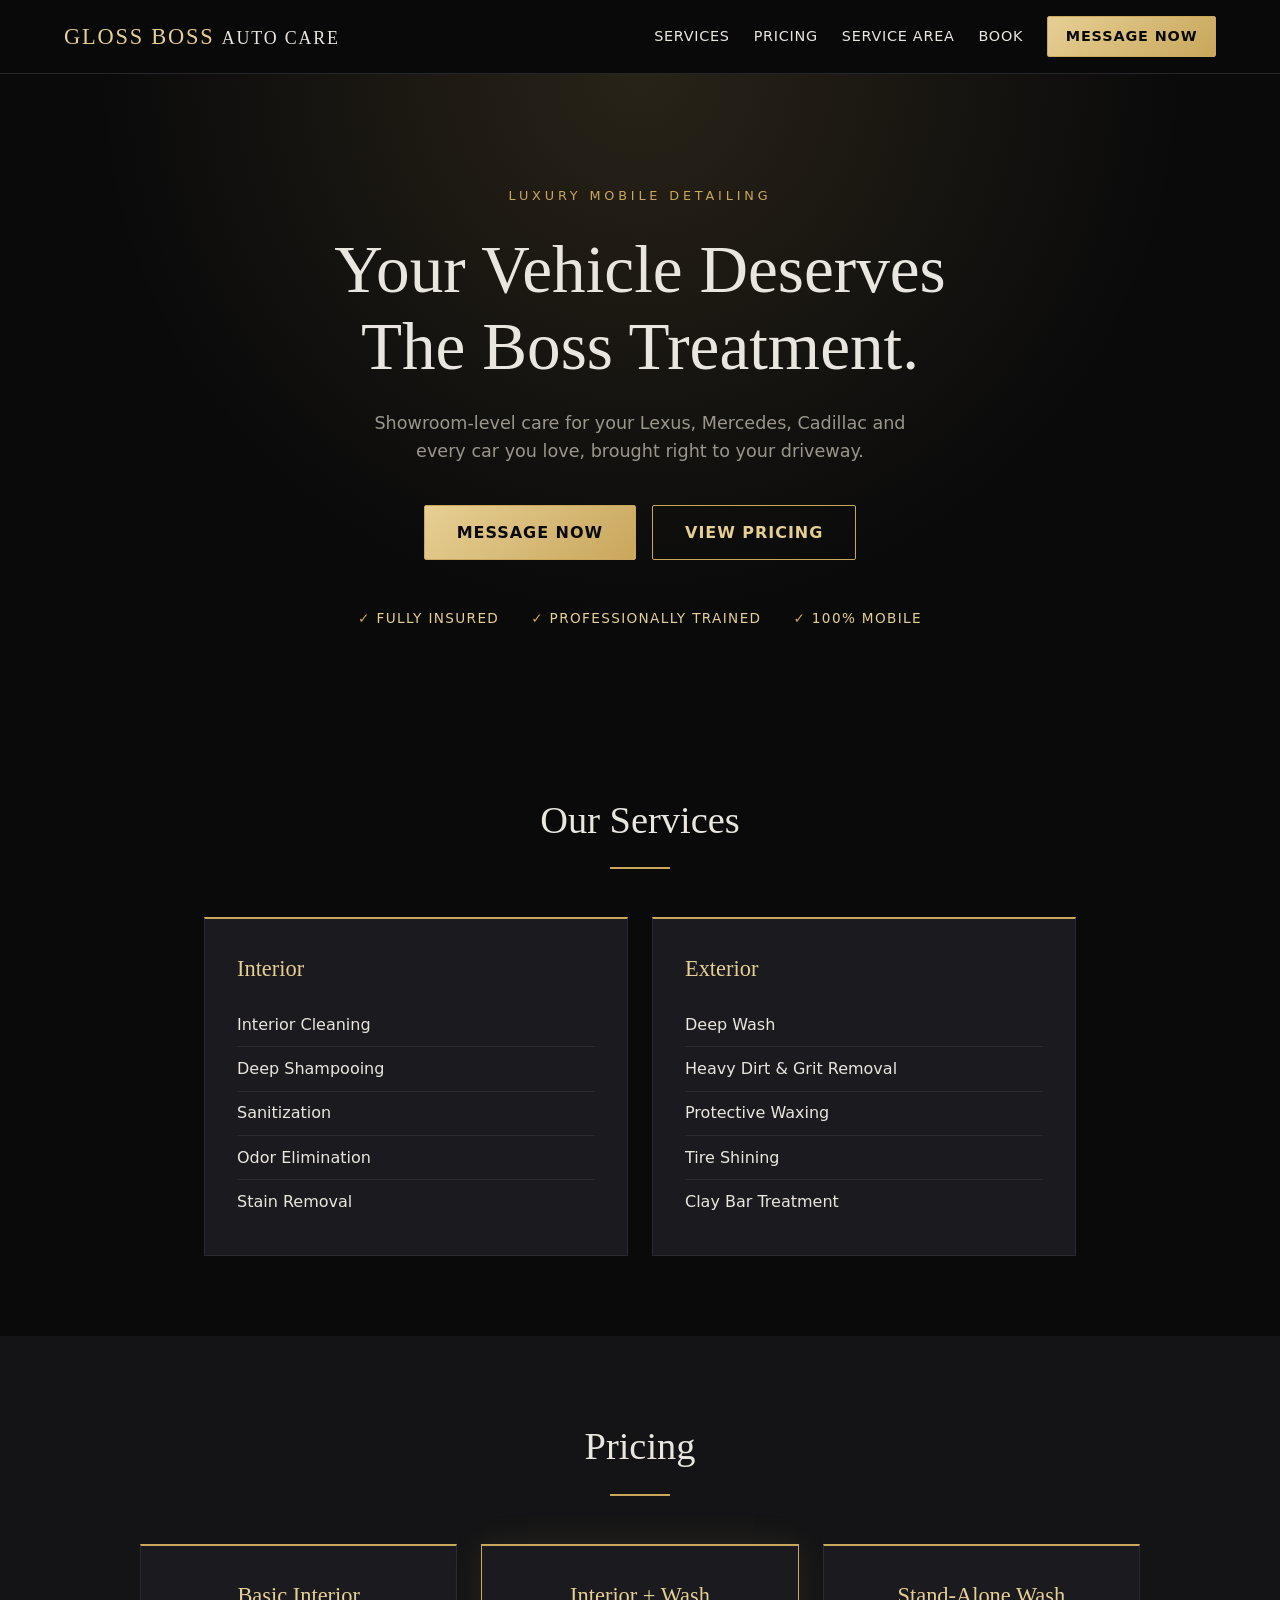
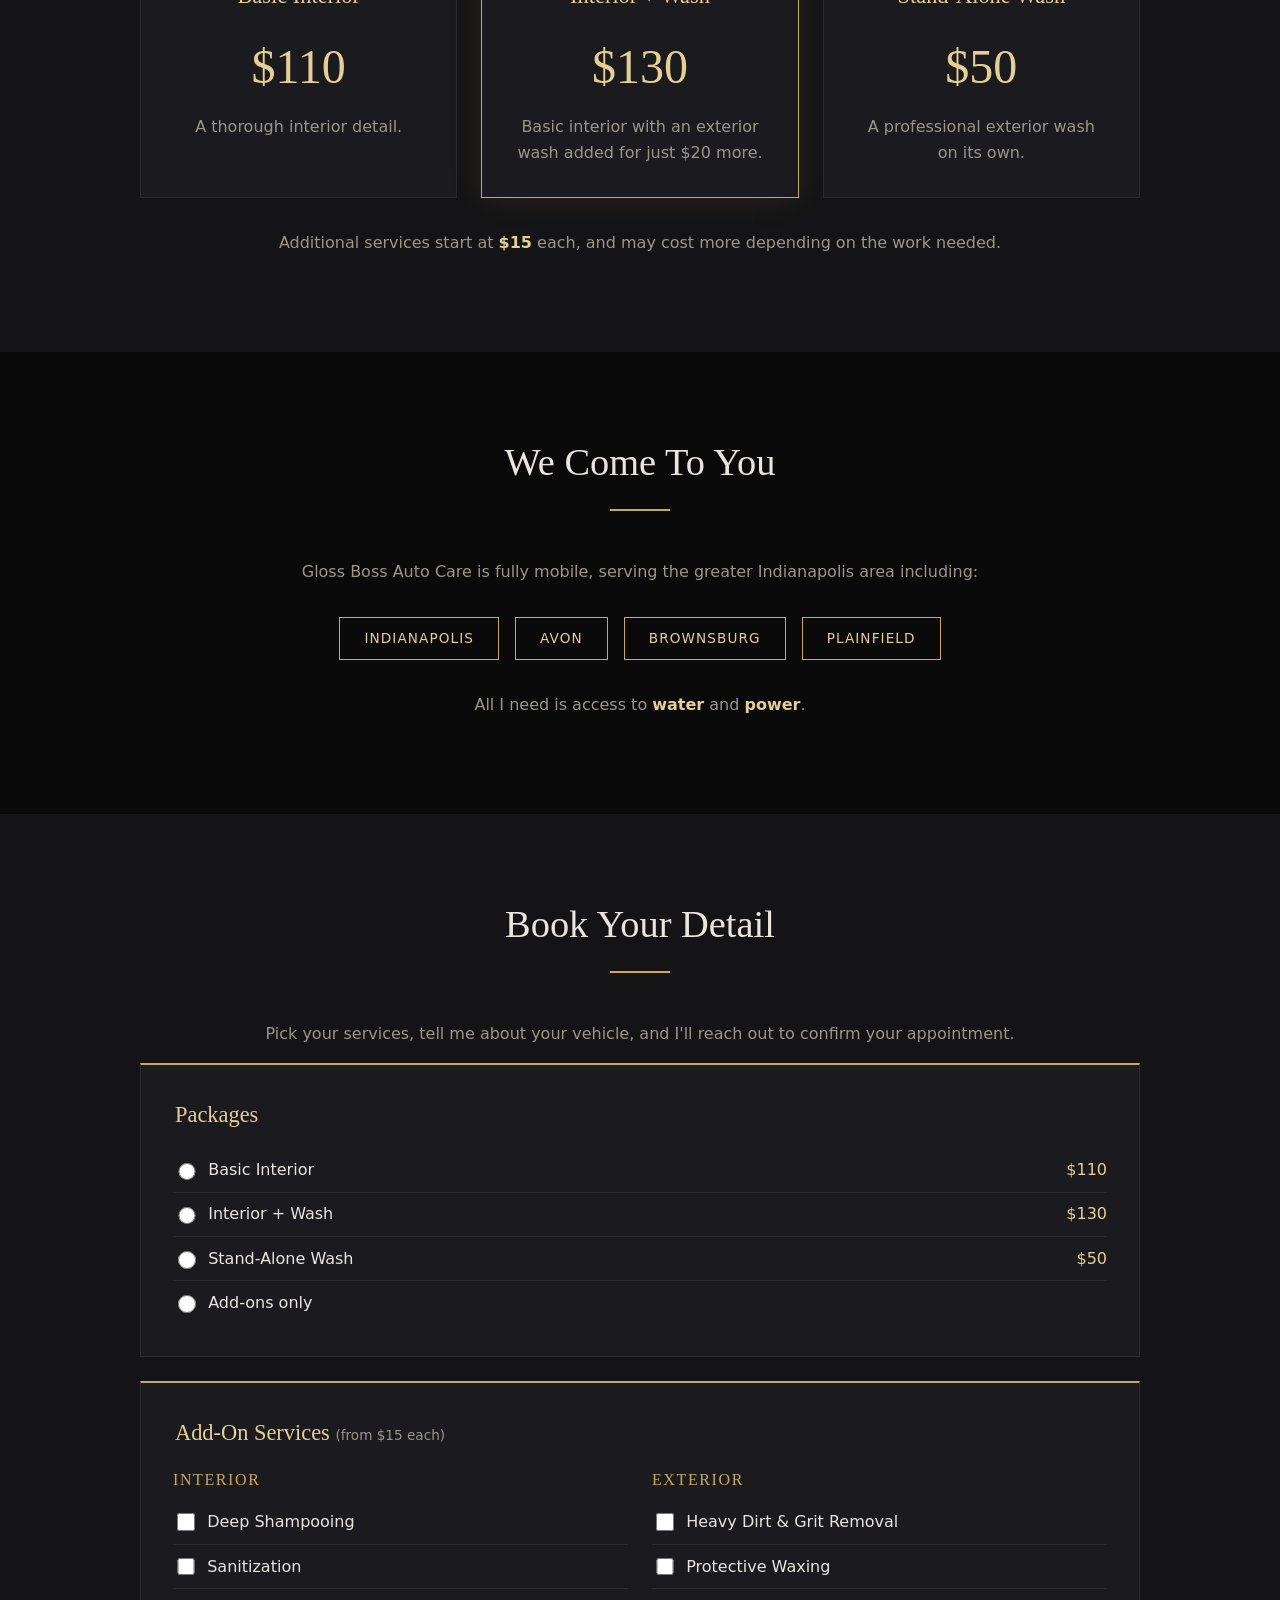
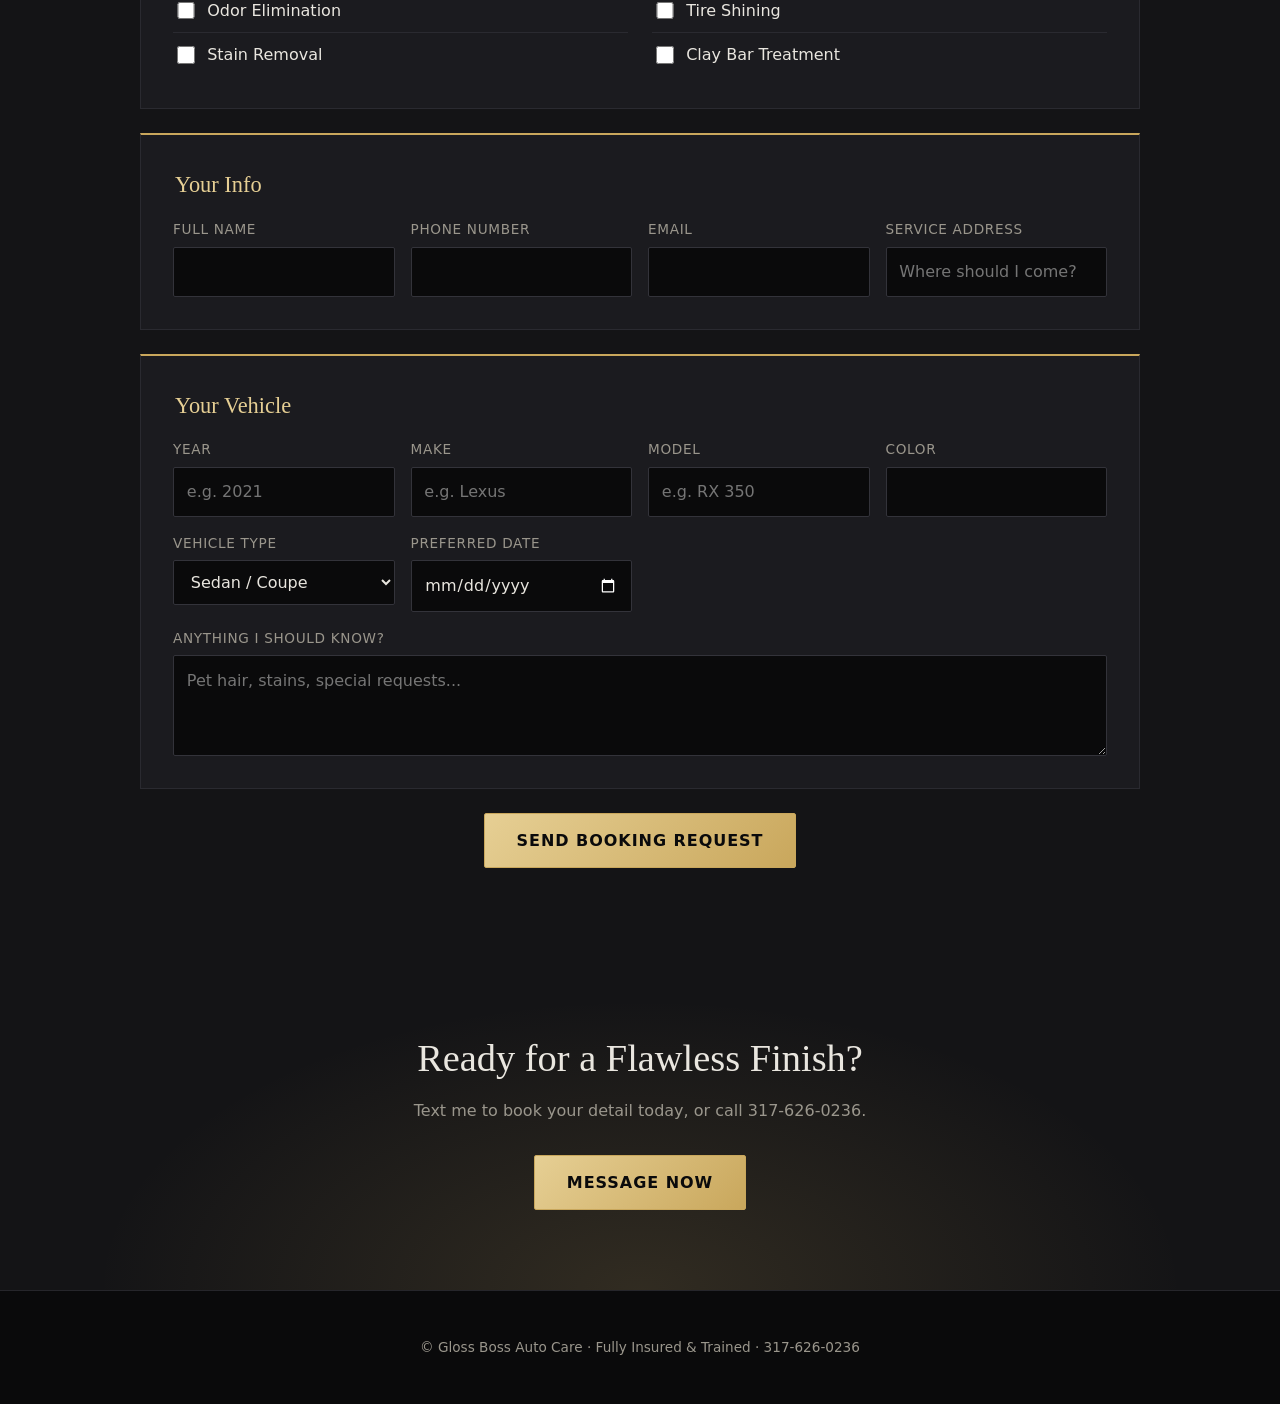
<file: index.html>
<!DOCTYPE html>
<html lang="en">
<head>
  <meta charset="UTF-8">
  <meta name="viewport" content="width=device-width, initial-scale=1.0">
  <title>Gloss Boss Auto Care | Luxury Mobile Car Detailing in Indianapolis</title>
  <meta name="description" content="Gloss Boss Auto Care is a fully insured, professionally trained mobile car detailing service serving Indianapolis, Avon, Brownsburg and Plainfield.">
  <link rel="stylesheet" href="style.css">
</head>
<body>
  <header class="site-header">
    <a class="brand" href="#top">Gloss Boss <span>Auto Care</span></a>
    <nav>
      <a href="#services">Services</a>
      <a href="#pricing">Pricing</a>
      <a href="#area">Service Area</a>
      <a href="#book">Book</a>
      <a class="btn btn-small" href="sms:+13176260236?&amp;body=Hello%21%20I%20am%20interested%20in%20getting%20more%20information%20on%20getting%20my%20vehicle%20detailed%20with%20Gloss%20Boss%20Auto%20Care.">Message Now</a>
    </nav>
  </header>

  <main id="top">
    <section class="hero">
      <p class="eyebrow">Luxury Mobile Detailing</p>
      <h1>Your Vehicle Deserves<br>The Boss Treatment.</h1>
      <p class="lead">Showroom-level care for your Lexus, Mercedes, Cadillac and every car you love, brought right to your driveway.</p>
      <div class="hero-actions">
        <a class="btn" href="sms:+13176260236?&amp;body=Hello%21%20I%20am%20interested%20in%20getting%20more%20information%20on%20getting%20my%20vehicle%20detailed%20with%20Gloss%20Boss%20Auto%20Care.">Message Now</a>
        <a class="btn btn-outline" href="#pricing">View Pricing</a>
      </div>
      <ul class="badges">
        <li>Fully Insured</li>
        <li>Professionally Trained</li>
        <li>100% Mobile</li>
      </ul>
    </section>

    <section id="services" class="section">
      <h2>Our Services</h2>
      <div class="divider"></div>
      <div class="grid two">
        <article class="panel">
          <h3>Interior</h3>
          <ul>
            <li>Interior Cleaning</li>
            <li>Deep Shampooing</li>
            <li>Sanitization</li>
            <li>Odor Elimination</li>
            <li>Stain Removal</li>
          </ul>
        </article>
        <article class="panel">
          <h3>Exterior</h3>
          <ul>
            <li>Deep Wash</li>
            <li>Heavy Dirt &amp; Grit Removal</li>
            <li>Protective Waxing</li>
            <li>Tire Shining</li>
            <li>Clay Bar Treatment</li>
          </ul>
        </article>
      </div>
    </section>

    <section id="pricing" class="section alt">
      <h2>Pricing</h2>
      <div class="divider"></div>
      <div class="grid three">
        <article class="panel price">
          <h3>Basic Interior</h3>
          <p class="amount">$110</p>
          <p>A thorough interior detail.</p>
        </article>
        <article class="panel price featured">
          <h3>Interior + Wash</h3>
          <p class="amount">$130</p>
          <p>Basic interior with an exterior wash added for just $20 more.</p>
        </article>
        <article class="panel price">
          <h3>Stand-Alone Wash</h3>
          <p class="amount">$50</p>
          <p>A professional exterior wash on its own.</p>
        </article>
      </div>
      <p class="note">Additional services start at <strong>$15</strong> each, and may cost more depending on the work needed.</p>
    </section>

    <section id="area" class="section">
      <h2>We Come To You</h2>
      <div class="divider"></div>
      <p class="center-text">Gloss Boss Auto Care is fully mobile, serving the greater Indianapolis area including:</p>
      <ul class="areas">
        <li>Indianapolis</li>
        <li>Avon</li>
        <li>Brownsburg</li>
        <li>Plainfield</li>
      </ul>
      <p class="center-text">All I need is access to <strong>water</strong> and <strong>power</strong>.</p>
    </section>

    <section id="book" class="section alt">
      <h2>Book Your Detail</h2>
      <div class="divider"></div>
      <p class="center-text">Pick your services, tell me about your vehicle, and I'll reach out to confirm your appointment.</p>

      <form class="booking" action="https://formsubmit.co/BraxtonMyers2729@gmail.com" method="POST">
        <input type="hidden" name="_subject" value="New Gloss Boss Booking Request">
        <input type="hidden" name="_template" value="table">
        <input type="text" name="_honey" class="honey" tabindex="-1" autocomplete="off">

        <fieldset class="panel">
          <legend>Packages</legend>
          <label class="choice"><input type="radio" name="Package" value="Basic Interior ($110)" required> Basic Interior <span>$110</span></label>
          <label class="choice"><input type="radio" name="Package" value="Interior + Wash ($130)"> Interior + Wash <span>$130</span></label>
          <label class="choice"><input type="radio" name="Package" value="Stand-Alone Wash ($50)"> Stand-Alone Wash <span>$50</span></label>
          <label class="choice"><input type="radio" name="Package" value="Add-ons only"> Add-ons only</label>
        </fieldset>

        <fieldset class="panel">
          <legend>Add-On Services <small>(from $15 each)</small></legend>
          <div class="grid two">
            <div>
              <h3>Interior</h3>
              <label class="choice"><input type="checkbox" name="Add-ons" value="Deep Shampooing"> Deep Shampooing</label>
              <label class="choice"><input type="checkbox" name="Add-ons" value="Sanitization"> Sanitization</label>
              <label class="choice"><input type="checkbox" name="Add-ons" value="Odor Elimination"> Odor Elimination</label>
              <label class="choice"><input type="checkbox" name="Add-ons" value="Stain Removal"> Stain Removal</label>
            </div>
            <div>
              <h3>Exterior</h3>
              <label class="choice"><input type="checkbox" name="Add-ons" value="Heavy Dirt &amp; Grit Removal"> Heavy Dirt &amp; Grit Removal</label>
              <label class="choice"><input type="checkbox" name="Add-ons" value="Protective Waxing"> Protective Waxing</label>
              <label class="choice"><input type="checkbox" name="Add-ons" value="Tire Shining"> Tire Shining</label>
              <label class="choice"><input type="checkbox" name="Add-ons" value="Clay Bar Treatment"> Clay Bar Treatment</label>
            </div>
          </div>
        </fieldset>

        <fieldset class="panel">
          <legend>Your Info</legend>
          <div class="fields">
            <label>Full Name<input type="text" name="Name" autocomplete="name" required></label>
            <label>Phone Number<input type="tel" name="Phone" autocomplete="tel" required></label>
            <label>Email<input type="email" name="email" autocomplete="email" required></label>
            <label>Service Address<input type="text" name="Address" autocomplete="street-address" placeholder="Where should I come?"></label>
          </div>
        </fieldset>

        <fieldset class="panel">
          <legend>Your Vehicle</legend>
          <div class="fields">
            <label>Year<input type="text" name="Vehicle Year" inputmode="numeric" placeholder="e.g. 2021" required></label>
            <label>Make<input type="text" name="Vehicle Make" placeholder="e.g. Lexus" required></label>
            <label>Model<input type="text" name="Vehicle Model" placeholder="e.g. RX 350" required></label>
            <label>Color<input type="text" name="Vehicle Color"></label>
            <label>Vehicle Type
              <select name="Vehicle Type">
                <option>Sedan / Coupe</option>
                <option>SUV / Crossover</option>
                <option>Truck</option>
                <option>Van / Minivan</option>
              </select>
            </label>
            <label>Preferred Date<input type="date" name="Preferred Date"></label>
          </div>
          <label class="full">Anything I should know?<textarea name="Notes" rows="3" placeholder="Pet hair, stains, special requests..."></textarea></label>
        </fieldset>

        <button type="submit" class="btn">Send Booking Request</button>
      </form>
    </section>

    <section class="cta">
      <h2>Ready for a Flawless Finish?</h2>
      <p>Text me to book your detail today, or call 317-626-0236.</p>
      <a class="btn" href="sms:+13176260236?&amp;body=Hello%21%20I%20am%20interested%20in%20getting%20more%20information%20on%20getting%20my%20vehicle%20detailed%20with%20Gloss%20Boss%20Auto%20Care.">Message Now</a>
    </section>
  </main>

  <footer>
    <p>&copy; Gloss Boss Auto Care &middot; Fully Insured &amp; Trained &middot; <a href="tel:3176260236">317-626-0236</a></p>
  </footer>
</body>
</html>
</file>
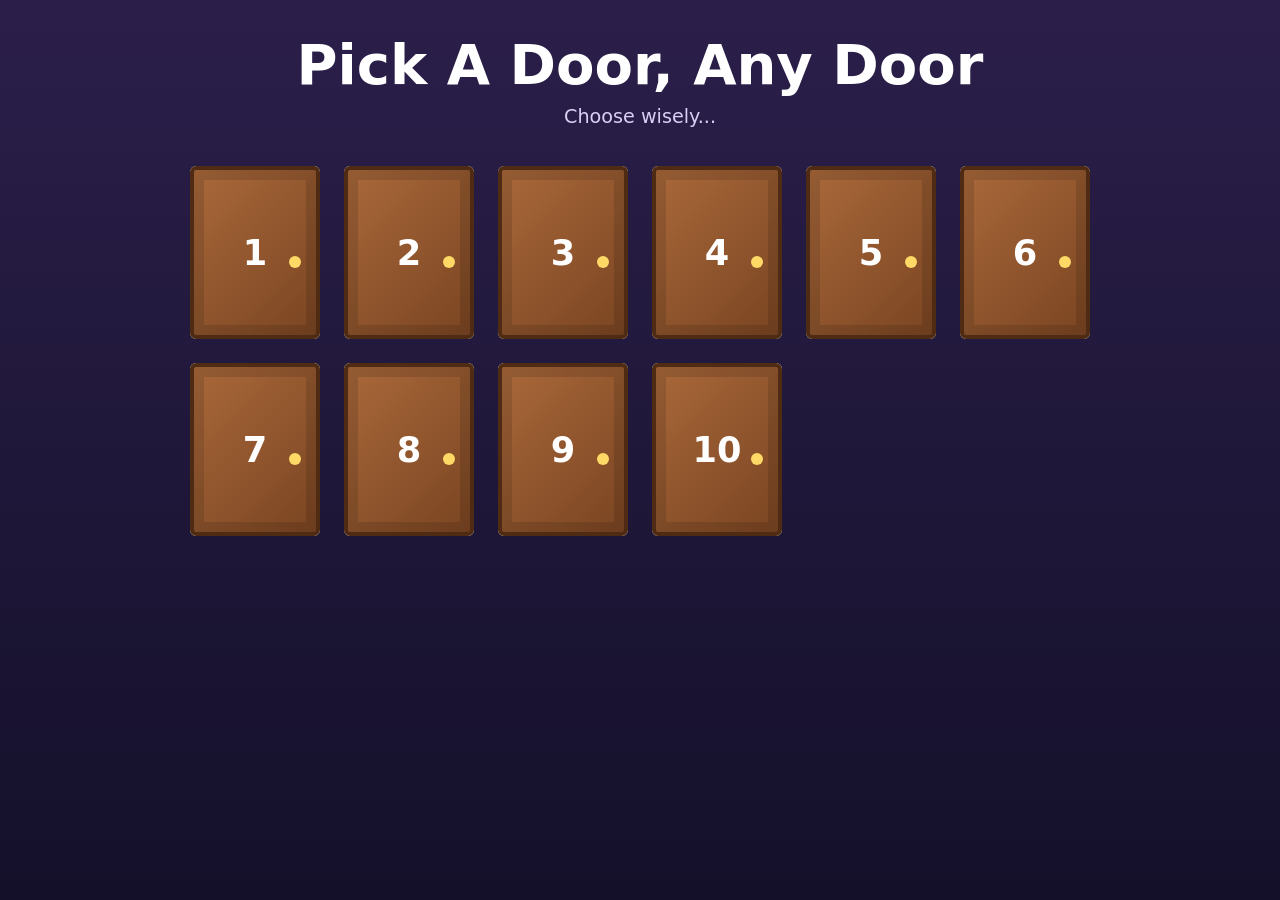
<file: doors/index.html>
<!DOCTYPE html>
<html lang="en">
<head>
  <meta charset="UTF-8">
  <meta name="viewport" content="width=device-width, initial-scale=1.0">
  <title>Pick A Door, Any Door</title>
  <link rel="stylesheet" href="doors.css">
</head>
<body>
  <h1>Pick A Door, Any Door</h1>
  <p id="message" aria-live="polite">Choose wisely...</p>

  <main id="doors" class="doors"></main>

  <button id="reset" class="reset" hidden>Play Again</button>

  <script src="doors.js"></script>
</body>
</html>
</file>
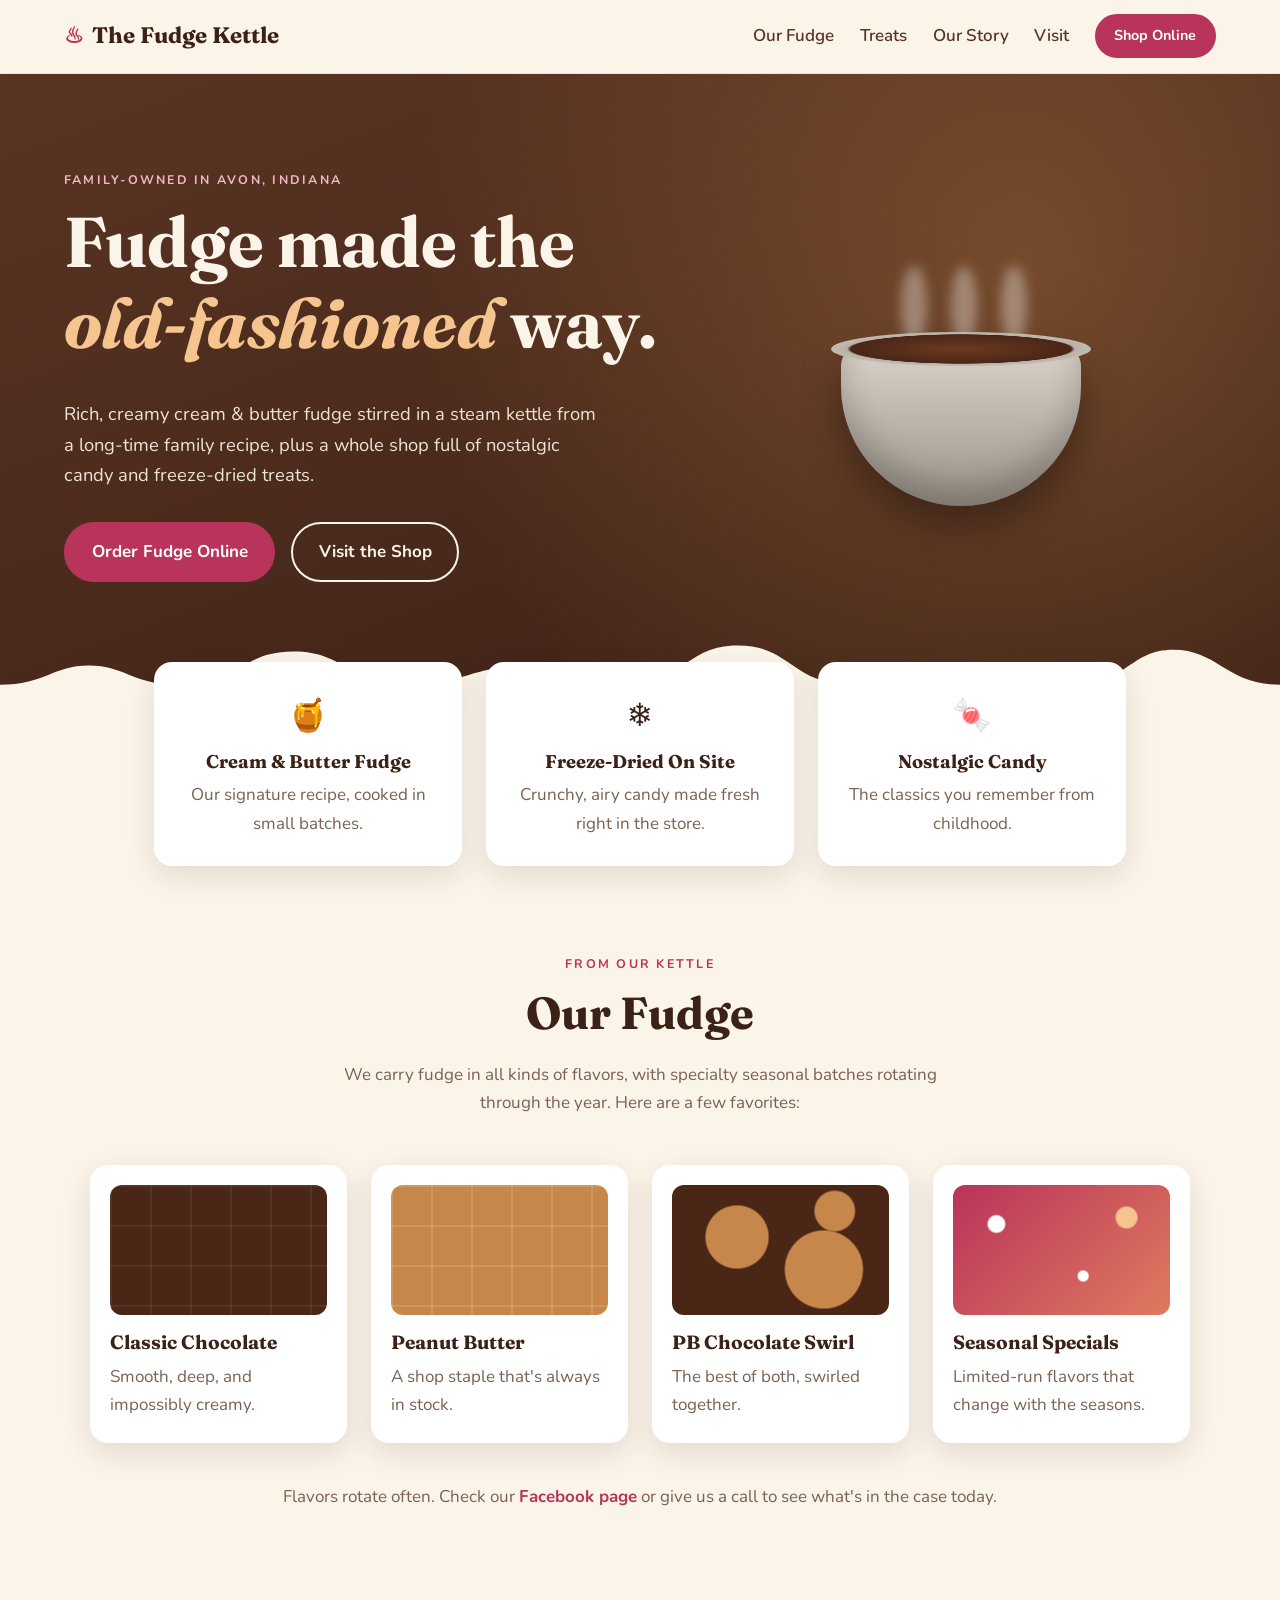
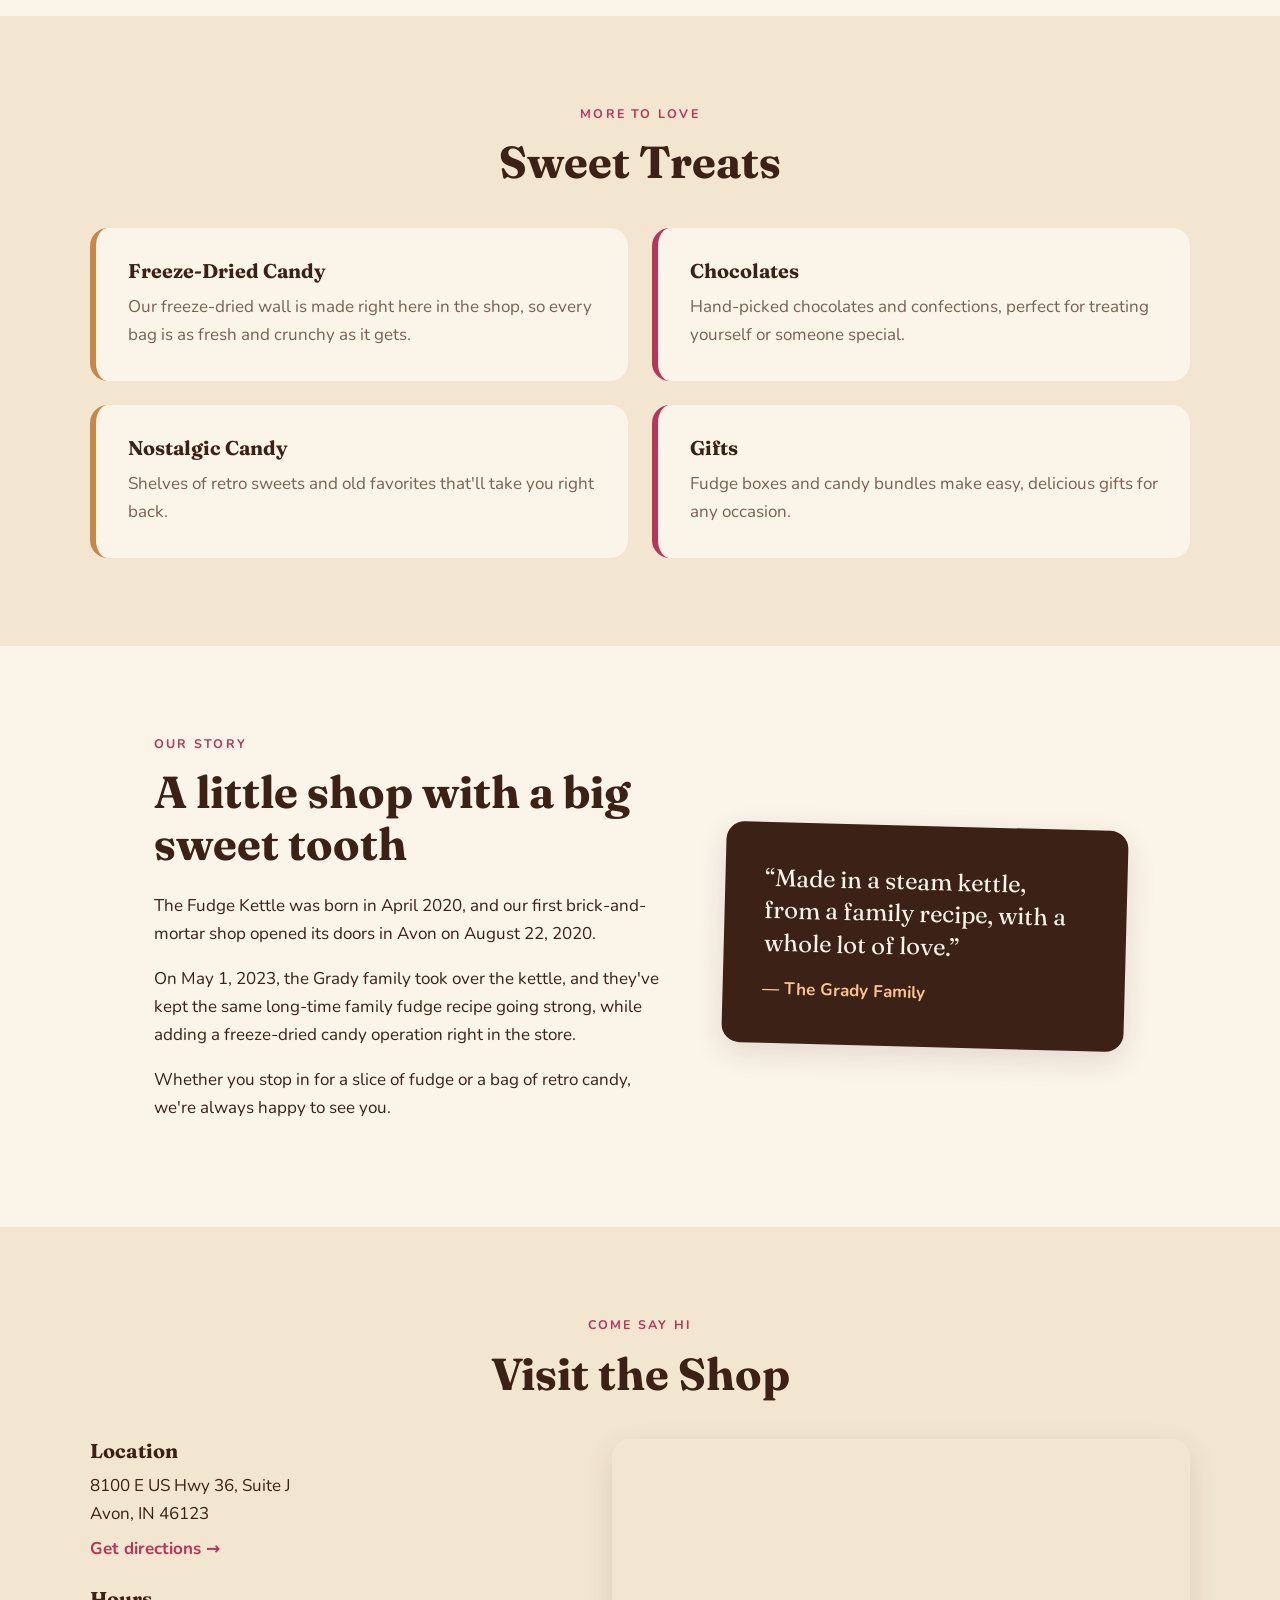
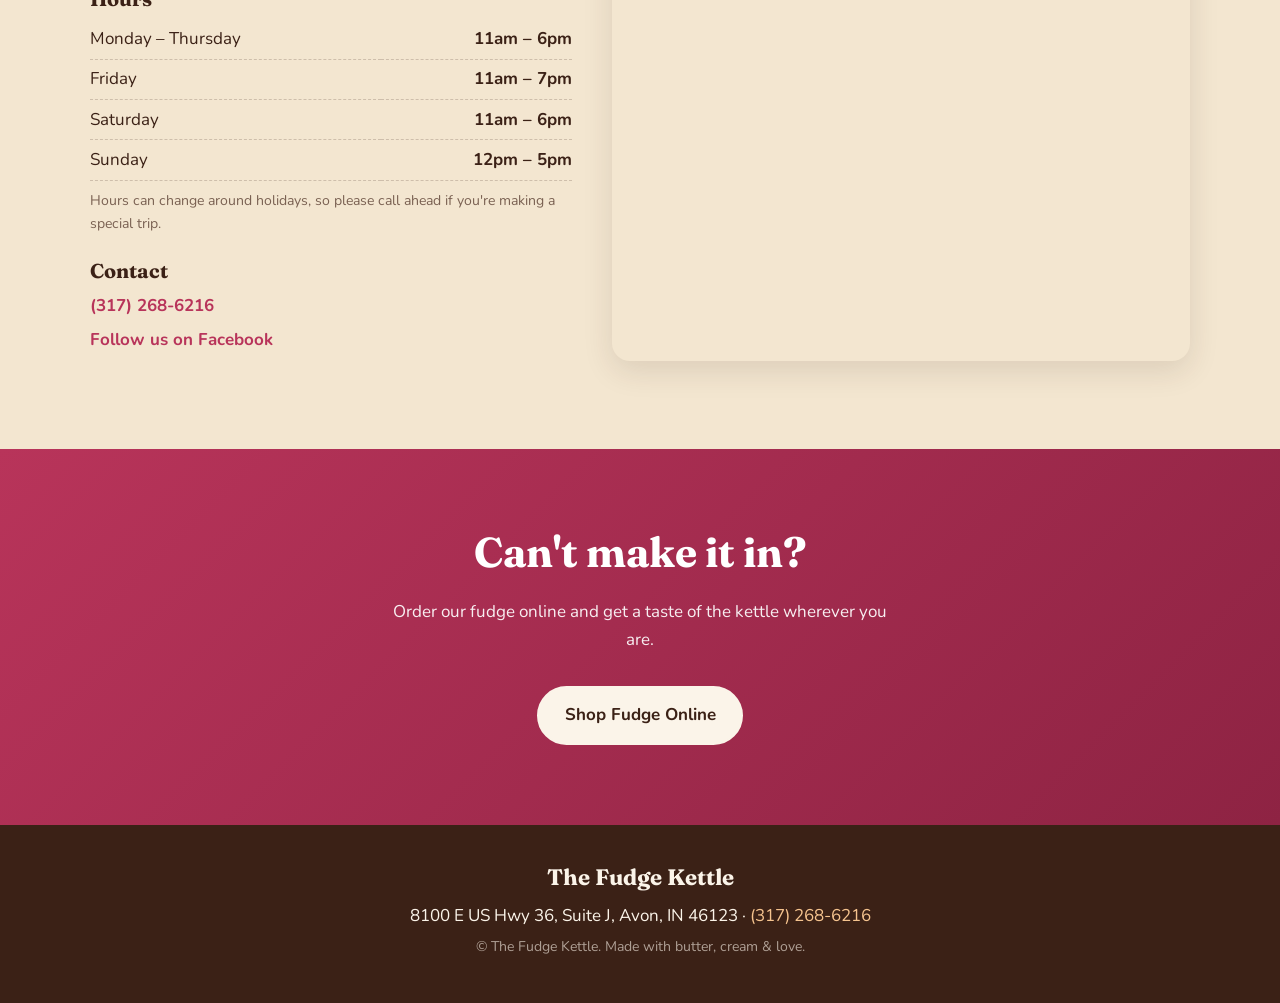
<file: fudge-kettle/index.html>
<!DOCTYPE html>
<html lang="en">
<head>
  <meta charset="UTF-8">
  <meta name="viewport" content="width=device-width, initial-scale=1.0">
  <title>The Fudge Kettle | Handmade Fudge &amp; Candy Shop in Avon, Indiana</title>
  <meta name="description" content="The Fudge Kettle is a family-owned candy shop in Avon, Indiana serving cream &amp; butter fudge made in a steam kettle, nostalgic candy, and freeze-dried treats made on site.">
  <link rel="preconnect" href="https://fonts.googleapis.com">
  <link rel="preconnect" href="https://fonts.gstatic.com" crossorigin>
  <link href="https://fonts.googleapis.com/css2?family=Fraunces:opsz,wght@9..144,500;9..144,700&family=Nunito:wght@400;600;700&display=swap" rel="stylesheet">
  <link rel="stylesheet" href="style.css">
</head>
<body>
  <header class="site-header">
    <a class="brand" href="#top">
      <span class="brand-mark" aria-hidden="true">&#9832;</span>
      The Fudge Kettle
    </a>
    <input type="checkbox" id="nav-toggle" class="nav-toggle" aria-label="Toggle menu">
    <label for="nav-toggle" class="nav-toggle-label" aria-hidden="true"><span></span></label>
    <nav class="site-nav">
      <a href="#fudge">Our Fudge</a>
      <a href="#treats">Treats</a>
      <a href="#story">Our Story</a>
      <a href="#visit">Visit</a>
      <a class="btn btn-small" href="https://thefudgekettle.com/shop/ols/categories/fudge">Shop Online</a>
    </nav>
  </header>

  <main id="top">
    <!-- Hero -->
    <section class="hero">
      <div class="hero-inner">
        <p class="eyebrow">Family-owned in Avon, Indiana</p>
        <h1>Fudge made the <em>old-fashioned</em> way.</h1>
        <p class="lead">Rich, creamy cream &amp; butter fudge stirred in a steam kettle from a long-time family recipe, plus a whole shop full of nostalgic candy and freeze-dried treats.</p>
        <div class="hero-actions">
          <a class="btn" href="https://thefudgekettle.com/shop/ols/categories/fudge">Order Fudge Online</a>
          <a class="btn btn-ghost" href="#visit">Visit the Shop</a>
        </div>
      </div>
      <div class="hero-art" aria-hidden="true">
        <div class="kettle">
          <div class="steam s1"></div>
          <div class="steam s2"></div>
          <div class="steam s3"></div>
          <div class="kettle-body"></div>
        </div>
      </div>
      <svg class="drip" viewBox="0 0 1440 80" preserveAspectRatio="none" aria-hidden="true">
        <path d="M0,0 H1440 V30 C1380,30 1370,70 1320,70 C1270,70 1270,30 1200,30 C1140,30 1130,55 1080,55 C1030,55 1020,30 960,30 C890,30 890,75 830,75 C770,75 770,30 700,30 C640,30 630,50 580,50 C530,50 520,30 460,30 C390,30 390,68 330,68 C270,68 270,30 200,30 C150,30 140,52 100,52 C60,52 50,30 0,30 Z"/>
      </svg>
    </section>

    <!-- Highlights -->
    <section class="highlights">
      <div class="highlight">
        <span class="icon" aria-hidden="true">&#127855;</span>
        <h3>Cream &amp; Butter Fudge</h3>
        <p>Our signature recipe, cooked in small batches.</p>
      </div>
      <div class="highlight">
        <span class="icon" aria-hidden="true">&#10052;</span>
        <h3>Freeze-Dried On Site</h3>
        <p>Crunchy, airy candy made fresh right in the store.</p>
      </div>
      <div class="highlight">
        <span class="icon" aria-hidden="true">&#127852;</span>
        <h3>Nostalgic Candy</h3>
        <p>The classics you remember from childhood.</p>
      </div>
    </section>

    <!-- Fudge -->
    <section id="fudge" class="section">
      <p class="eyebrow center">From our kettle</p>
      <h2>Our Fudge</h2>
      <p class="section-lead">We carry fudge in all kinds of flavors, with specialty seasonal batches rotating through the year. Here are a few favorites:</p>
      <div class="flavors">
        <article class="flavor">
          <div class="swatch choc"></div>
          <h3>Classic Chocolate</h3>
          <p>Smooth, deep, and impossibly creamy.</p>
        </article>
        <article class="flavor">
          <div class="swatch pb"></div>
          <h3>Peanut Butter</h3>
          <p>A shop staple that's always in stock.</p>
        </article>
        <article class="flavor">
          <div class="swatch swirl"></div>
          <h3>PB Chocolate Swirl</h3>
          <p>The best of both, swirled together.</p>
        </article>
        <article class="flavor">
          <div class="swatch season"></div>
          <h3>Seasonal Specials</h3>
          <p>Limited-run flavors that change with the seasons.</p>
        </article>
      </div>
      <p class="note">Flavors rotate often. Check our <a href="https://www.facebook.com/thefudgekettle/">Facebook page</a> or give us a call to see what's in the case today.</p>
    </section>

    <!-- Treats -->
    <section id="treats" class="section alt">
      <p class="eyebrow center">More to love</p>
      <h2>Sweet Treats</h2>
      <div class="cards">
        <article class="card">
          <h3>Freeze-Dried Candy</h3>
          <p>Our freeze-dried wall is made right here in the shop, so every bag is as fresh and crunchy as it gets.</p>
        </article>
        <article class="card">
          <h3>Chocolates</h3>
          <p>Hand-picked chocolates and confections, perfect for treating yourself or someone special.</p>
        </article>
        <article class="card">
          <h3>Nostalgic Candy</h3>
          <p>Shelves of retro sweets and old favorites that'll take you right back.</p>
        </article>
        <article class="card">
          <h3>Gifts</h3>
          <p>Fudge boxes and candy bundles make easy, delicious gifts for any occasion.</p>
        </article>
      </div>
    </section>

    <!-- Story -->
    <section id="story" class="section story">
      <div class="story-text">
        <p class="eyebrow">Our story</p>
        <h2>A little shop with a big sweet tooth</h2>
        <p>The Fudge Kettle was born in April 2020, and our first brick-and-mortar shop opened its doors in Avon on August 22, 2020.</p>
        <p>On May 1, 2023, the Grady family took over the kettle, and they've kept the same long-time family fudge recipe going strong, while adding a freeze-dried candy operation right in the store.</p>
        <p>Whether you stop in for a slice of fudge or a bag of retro candy, we're always happy to see you.</p>
      </div>
      <figure class="story-quote">
        <blockquote>&ldquo;Made in a steam kettle, from a family recipe, with a whole lot of love.&rdquo;</blockquote>
        <figcaption>The Grady Family</figcaption>
      </figure>
    </section>

    <!-- Visit -->
    <section id="visit" class="section alt">
      <p class="eyebrow center">Come say hi</p>
      <h2>Visit the Shop</h2>
      <div class="visit">
        <div class="visit-info">
          <h3>Location</h3>
          <p>8100 E US Hwy 36, Suite J<br>Avon, IN 46123</p>
          <p><a class="link" href="https://www.google.com/maps/search/?api=1&amp;query=The+Fudge+Kettle+8100+E+US+Hwy+36+Suite+J+Avon+IN+46123">Get directions &rarr;</a></p>

          <h3>Hours</h3>
          <table class="hours">
            <tr><td>Monday &ndash; Thursday</td><td>11am &ndash; 6pm</td></tr>
            <tr><td>Friday</td><td>11am &ndash; 7pm</td></tr>
            <tr><td>Saturday</td><td>11am &ndash; 6pm</td></tr>
            <tr><td>Sunday</td><td>12pm &ndash; 5pm</td></tr>
          </table>
          <p class="small">Hours can change around holidays, so please call ahead if you're making a special trip.</p>

          <h3>Contact</h3>
          <p><a class="link" href="tel:+13172686216">(317) 268-6216</a></p>
          <p><a class="link" href="https://www.facebook.com/thefudgekettle/">Follow us on Facebook</a></p>
        </div>
        <div class="map">
          <iframe
            title="Map to The Fudge Kettle"
            src="https://www.google.com/maps?q=8100+E+US+Hwy+36+Suite+J+Avon+IN+46123&amp;output=embed"
            loading="lazy"
            referrerpolicy="no-referrer-when-downgrade"></iframe>
        </div>
      </div>
    </section>

    <!-- CTA -->
    <section class="cta">
      <h2>Can't make it in?</h2>
      <p>Order our fudge online and get a taste of the kettle wherever you are.</p>
      <a class="btn btn-light" href="https://thefudgekettle.com/shop/ols/categories/fudge">Shop Fudge Online</a>
    </section>
  </main>

  <footer>
    <p class="footer-brand">The Fudge Kettle</p>
    <p>8100 E US Hwy 36, Suite J, Avon, IN 46123 &middot; <a href="tel:+13172686216">(317) 268-6216</a></p>
    <p class="small">&copy; The Fudge Kettle. Made with butter, cream &amp; love.</p>
  </footer>
</body>
</html>
</file>
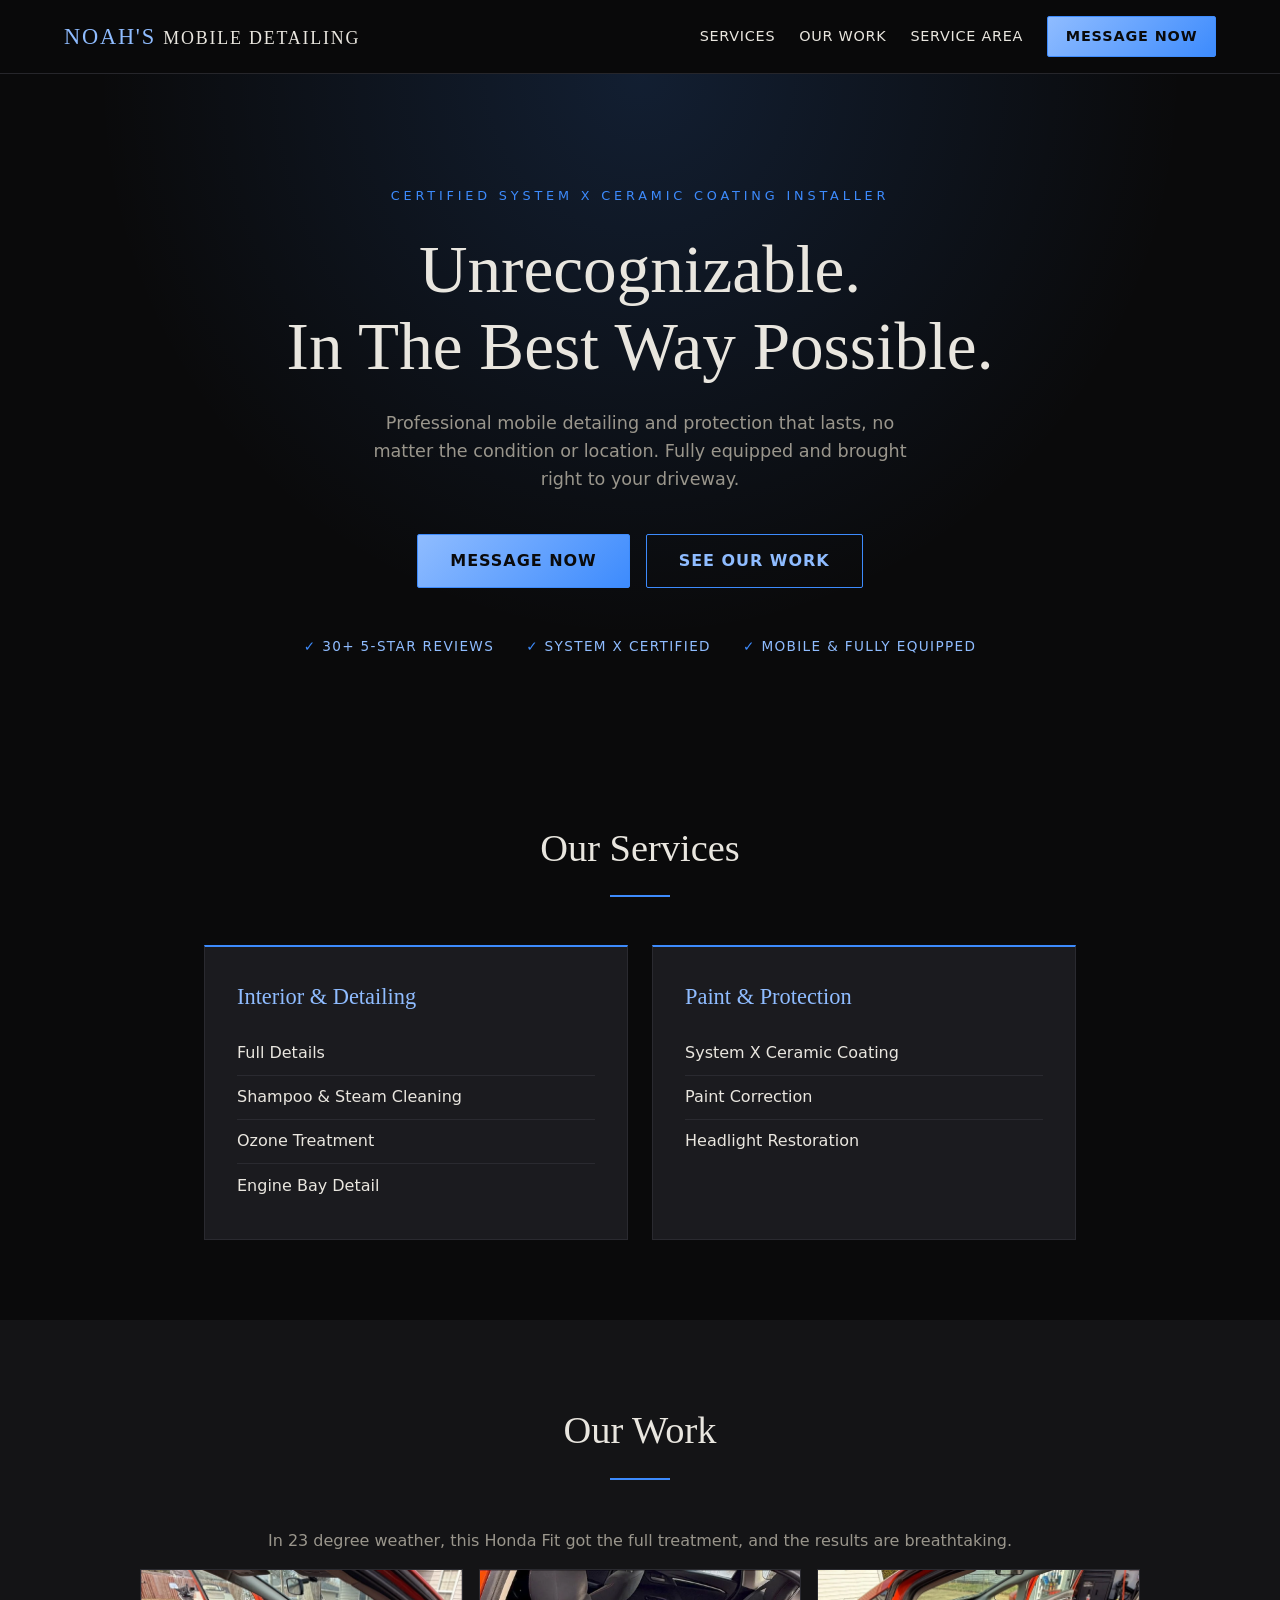
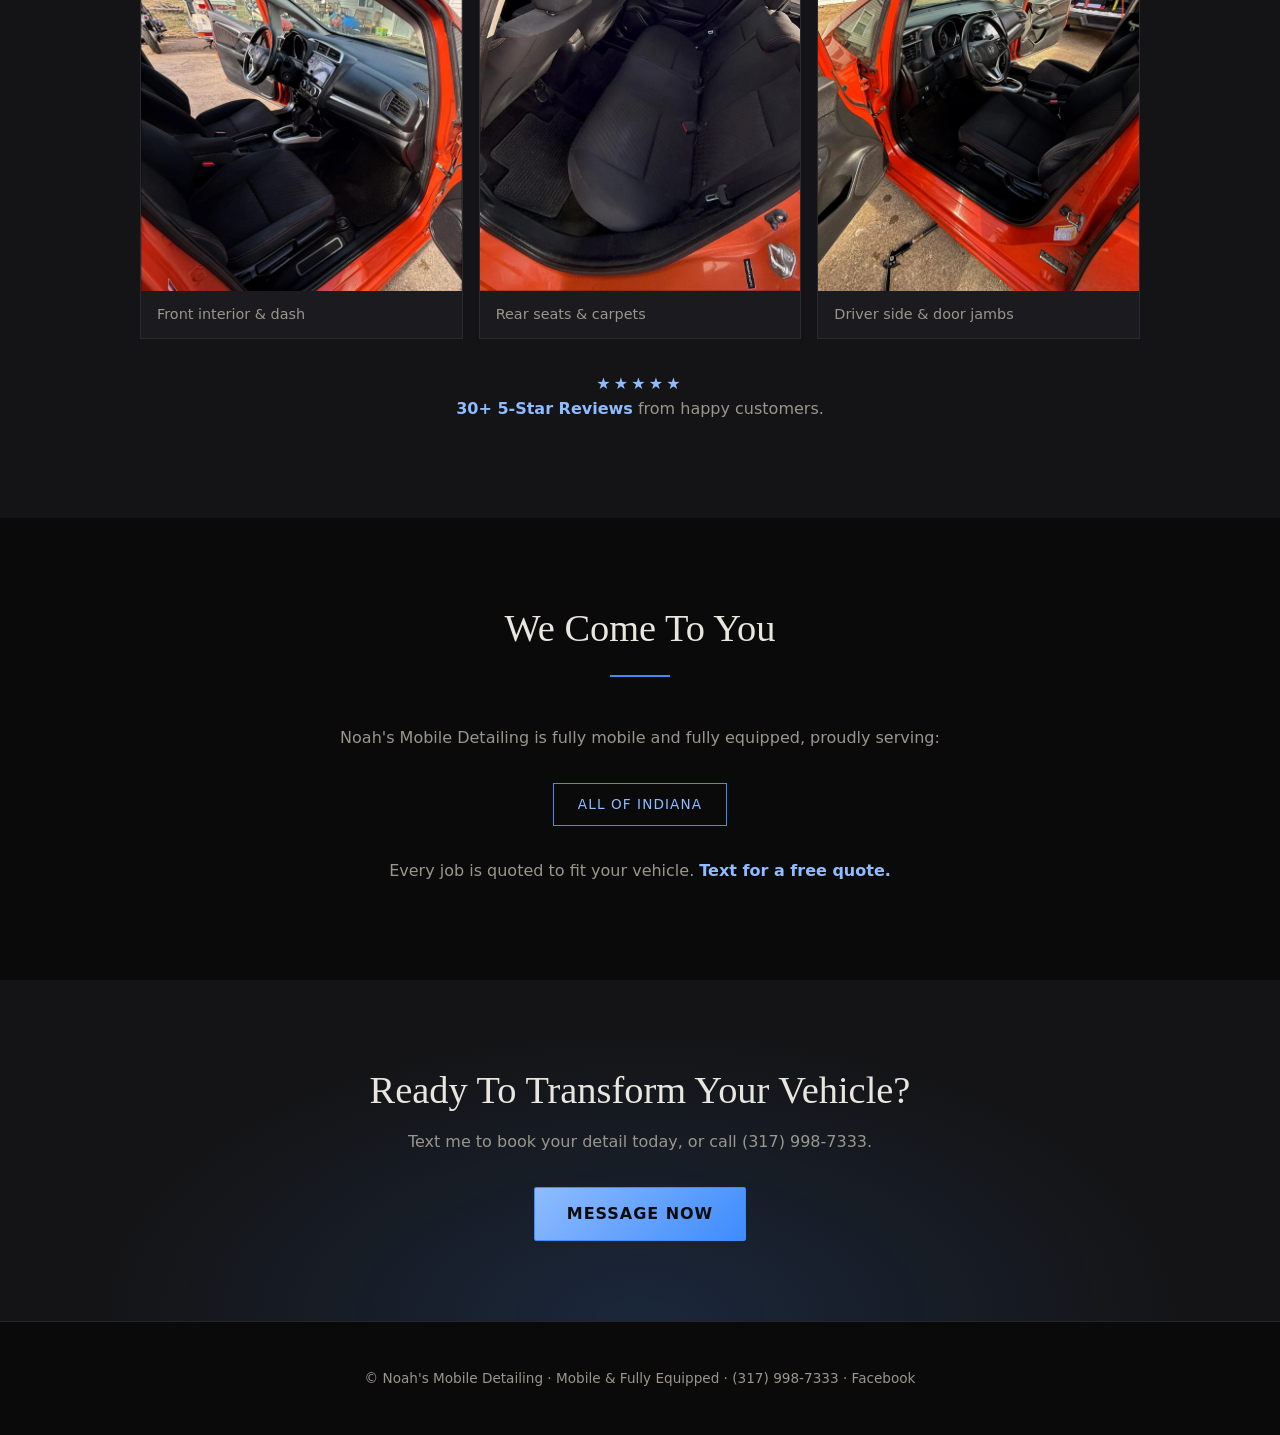
<file: noahs-mobile-detailing/index.html>
<!DOCTYPE html>
<html lang="en">
<head>
  <meta charset="UTF-8">
  <meta name="viewport" content="width=device-width, initial-scale=1.0">
  <title>Noah's Mobile Detailing | Mobile Car Detailing Across Indiana</title>
  <meta name="description" content="Noah's Mobile Detailing is a fully mobile, fully equipped detailing service and Certified System X Ceramic Coating Installer proudly serving all of Indiana.">
  <link rel="stylesheet" href="style.css">
</head>
<body>
  <header class="site-header">
    <a class="brand" href="#top">Noah's <span>Mobile Detailing</span></a>
    <nav>
      <a href="#services">Services</a>
      <a href="#work">Our Work</a>
      <a href="#area">Service Area</a>
      <a class="btn btn-small" href="sms:+13179987333?&amp;body=Hello%21%20I%20am%20interested%20in%20getting%20more%20information%20on%20getting%20my%20vehicle%20detailed%20with%20Noah%27s%20Mobile%20Detailing.">Message Now</a>
    </nav>
  </header>

  <main id="top">
    <section class="hero">
      <p class="eyebrow">Certified System X Ceramic Coating Installer</p>
      <h1>Unrecognizable.<br>In The Best Way Possible.</h1>
      <p class="lead">Professional mobile detailing and protection that lasts, no matter the condition or location. Fully equipped and brought right to your driveway.</p>
      <div class="hero-actions">
        <a class="btn" href="sms:+13179987333?&amp;body=Hello%21%20I%20am%20interested%20in%20getting%20more%20information%20on%20getting%20my%20vehicle%20detailed%20with%20Noah%27s%20Mobile%20Detailing.">Message Now</a>
        <a class="btn btn-outline" href="#work">See Our Work</a>
      </div>
      <ul class="badges">
        <li>30+ 5-Star Reviews</li>
        <li>System X Certified</li>
        <li>Mobile &amp; Fully Equipped</li>
      </ul>
    </section>

    <section id="services" class="section">
      <h2>Our Services</h2>
      <div class="divider"></div>
      <div class="grid two">
        <article class="panel">
          <h3>Interior &amp; Detailing</h3>
          <ul>
            <li>Full Details</li>
            <li>Shampoo &amp; Steam Cleaning</li>
            <li>Ozone Treatment</li>
            <li>Engine Bay Detail</li>
          </ul>
        </article>
        <article class="panel">
          <h3>Paint &amp; Protection</h3>
          <ul>
            <li>System X Ceramic Coating</li>
            <li>Paint Correction</li>
            <li>Headlight Restoration</li>
          </ul>
        </article>
      </div>
    </section>

    <section id="work" class="section alt">
      <h2>Our Work</h2>
      <div class="divider"></div>
      <p class="center-text">In 23 degree weather, this Honda Fit got the full treatment, and the results are breathtaking.</p>
      <div class="gallery">
        <figure>
          <img src="images/honda-fit-front-interior.webp" alt="Detailed Honda Fit front interior with clean dashboard and seats" loading="lazy">
          <figcaption>Front interior &amp; dash</figcaption>
        </figure>
        <figure>
          <img src="images/honda-fit-rear-seats.webp" alt="Shampooed rear seats and floor mats in a Honda Fit" loading="lazy">
          <figcaption>Rear seats &amp; carpets</figcaption>
        </figure>
        <figure>
          <img src="images/honda-fit-driver-side.webp" alt="Freshly detailed Honda Fit driver side seat and door jamb" loading="lazy">
          <figcaption>Driver side &amp; door jambs</figcaption>
        </figure>
      </div>
      <p class="note"><span class="stars">&#9733;&#9733;&#9733;&#9733;&#9733;</span><br><strong>30+ 5-Star Reviews</strong> from happy customers.</p>
    </section>

    <section id="area" class="section">
      <h2>We Come To You</h2>
      <div class="divider"></div>
      <p class="center-text">Noah's Mobile Detailing is fully mobile and fully equipped, proudly serving:</p>
      <ul class="areas">
        <li>All Of Indiana</li>
      </ul>
      <p class="center-text">Every job is quoted to fit your vehicle. <strong>Text for a free quote.</strong></p>
    </section>

    <section class="cta">
      <h2>Ready To Transform Your Vehicle?</h2>
      <p>Text me to book your detail today, or call (317) 998-7333.</p>
      <a class="btn" href="sms:+13179987333?&amp;body=Hello%21%20I%20am%20interested%20in%20getting%20more%20information%20on%20getting%20my%20vehicle%20detailed%20with%20Noah%27s%20Mobile%20Detailing.">Message Now</a>
    </section>
  </main>

  <footer>
    <p>&copy; Noah's Mobile Detailing &middot; Mobile &amp; Fully Equipped &middot; <a href="tel:3179987333">(317) 998-7333</a> &middot; <a href="https://www.facebook.com/profile.php?id=61579279273550">Facebook</a></p>
  </footer>
</body>
</html>
</file>
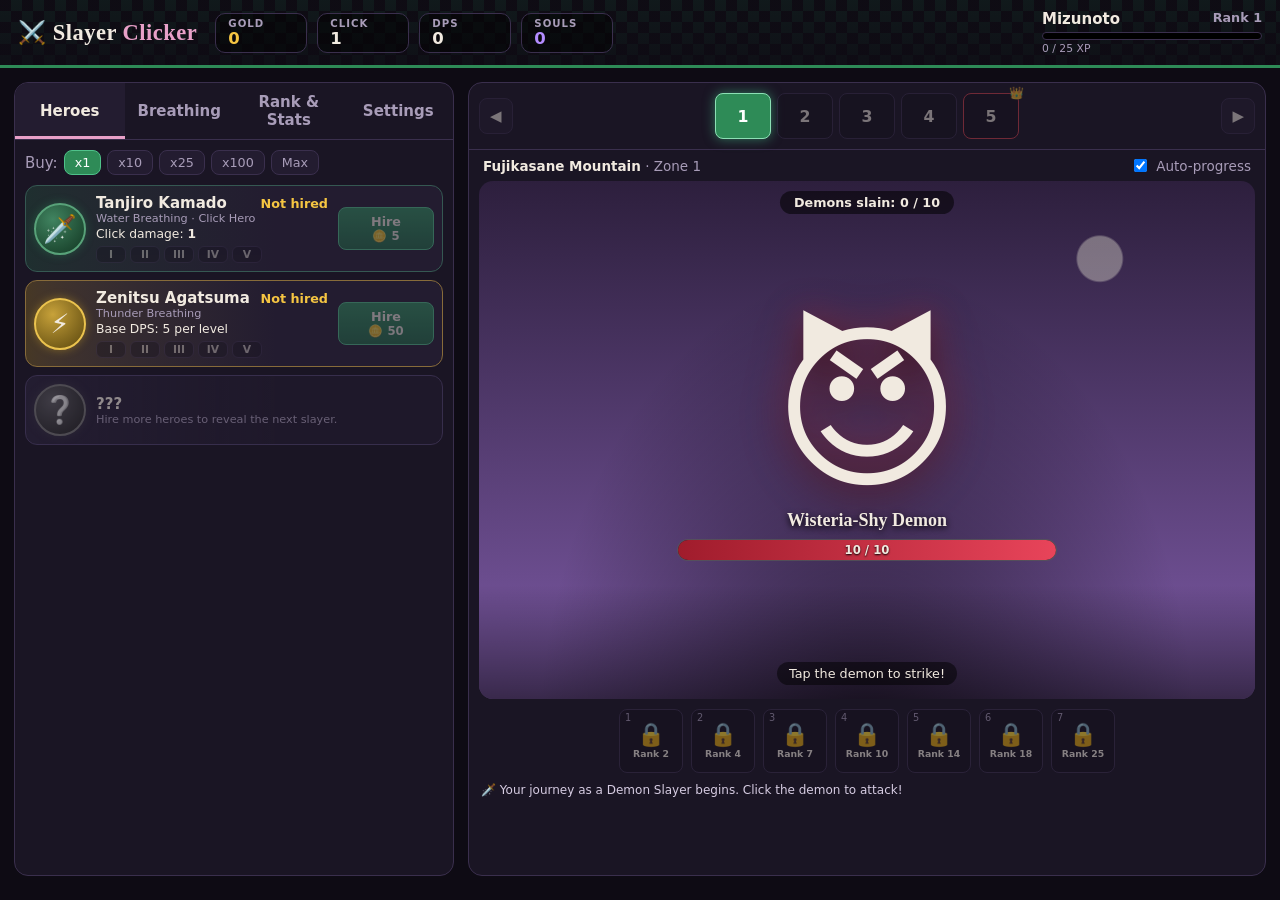
<file: slayer-clicker/index.html>
<!DOCTYPE html>
<html lang="en">
<head>
  <meta charset="UTF-8">
  <meta name="viewport" content="width=device-width, initial-scale=1.0">
  <title>Slayer Clicker: A Demon Slayer-inspired Clicker Game</title>
  <meta name="description" content="A fan-made idle clicker game inspired by Demon Slayer. Slay demons, hire slayers and Hashira, and climb the Corps ranks.">
  <link rel="stylesheet" href="style.css">
</head>
<body>
  <header class="topbar">
    <div class="brand">⚔️ Slayer <span>Clicker</span></div>
    <div class="stats">
      <div class="stat stat-gold" title="Gold"><span class="stat-label">Gold</span><span id="gold">0</span></div>
      <div class="stat" title="Damage per click"><span class="stat-label">Click</span><span id="clickDmg">1</span></div>
      <div class="stat" title="Damage per second from your hired heroes"><span class="stat-label">DPS</span><span id="dps">0</span></div>
      <div class="stat stat-souls" title="Wisteria Souls: each unspent soul gives +10% DPS"><span class="stat-label">Souls</span><span id="souls">0</span></div>
    </div>
    <div class="rank" title="Slayer Rank: earn XP by slaying demons. Each rank gives +2% damage and unlocks skills.">
      <div class="rank-title"><span id="rankTitle">Mizunoto</span> <span class="rank-lvl">Rank <span id="rankLevel">1</span></span></div>
      <div class="xpbar"><div id="xpFill"></div></div>
      <div class="xptext" id="xpText">0 / 25 XP</div>
    </div>
  </header>

  <main class="layout">
    <section class="panel">
      <nav class="tabs">
        <button class="tab active" data-tab="heroes">Heroes</button>
        <button class="tab" data-tab="breathing">Breathing <span class="tab-badge" id="soulBadge" hidden></span></button>
        <button class="tab" data-tab="rank">Rank &amp; Stats</button>
        <button class="tab" data-tab="settings">Settings</button>
      </nav>

      <div class="tab-page" id="tab-heroes">
        <div class="buybar">
          <span>Buy:</span>
          <button data-amt="1" class="active">x1</button>
          <button data-amt="10">x10</button>
          <button data-amt="25">x25</button>
          <button data-amt="100">x100</button>
          <button data-amt="max">Max</button>
        </div>
        <div id="heroList" class="hero-list"></div>
      </div>

      <div class="tab-page" id="tab-breathing" hidden>
        <div class="ascend-box">
          <h3>🌸 Return to Final Selection</h3>
          <p>Retire your current party and start over from Zone 1. You keep your Slayer Rank, Breathing techniques and Wisteria Souls.
            Souls come from beating bosses on Zone 40+ for the first time each run, plus 1 soul per 2,000 total hero levels.</p>
          <p class="ascend-pending">Souls on ascension: <strong id="pendingSouls">0</strong></p>
          <button id="ascendBtn" class="btn-ascend" disabled>Ascend</button>
        </div>
        <p class="hint">You have <strong id="soulsAvail">0</strong> unspent souls. Each one gives <strong>+10% DPS</strong> while unspent, so spend them wisely!</p>
        <div id="ancientList" class="ancient-list"></div>
      </div>

      <div class="tab-page" id="tab-rank" hidden>
        <div id="rankInfo" class="rank-info"></div>
        <h3>Statistics</h3>
        <div id="statsList" class="stats-list"></div>
      </div>

      <div class="tab-page" id="tab-settings" hidden>
        <div class="settings">
          <button id="saveBtn">💾 Save now</button>
          <button id="exportBtn">📤 Export save</button>
          <button id="importBtn">📥 Import save</button>
          <button id="resetBtn" class="danger">🗑️ Hard reset</button>
          <textarea id="saveText" placeholder="Exported save data appears here. Paste a save and press Import to load it."></textarea>
          <div class="help">
            <h3>How to play</h3>
            <ul>
              <li>Click the demon to attack. Each zone needs <strong>10 kills</strong> to unlock the next one.</li>
              <li>Every <strong>5th zone</strong> holds a boss. Beat it within the time limit or you'll be pushed back a zone.</li>
              <li>Hire <strong>Tanjiro</strong> to boost your clicks, and hire the other slayers to attack automatically (DPS).</li>
              <li>Hero <strong>upgrades</strong> (I–V) unlock at levels 10, 25, 50, 75 and 100. From level 200, every 25 levels gives x4 DPS.</li>
              <li>Raise your <strong>Slayer Rank</strong> by slaying demons to unlock breathing skills.</li>
              <li>Keyboard: <kbd>1</kbd>–<kbd>7</kbd> skills, <kbd>A</kbd> toggle auto-progress, <kbd>←</kbd>/<kbd>→</kbd> change zone.</li>
            </ul>
            <p class="fineprint">Fan-made game inspired by Demon Slayer: Kimetsu no Yaiba. Not affiliated with the original creators.</p>
          </div>
        </div>
      </div>
    </section>

    <section class="battle">
      <div class="zone-bar">
        <button id="zonePrev" class="zone-arrow" aria-label="Previous zone">◀</button>
        <div id="zoneStrip" class="zone-strip"></div>
        <button id="zoneNext" class="zone-arrow" aria-label="Next zone">▶</button>
      </div>
      <div class="zone-info">
        <div><span id="regionName">Region</span> · Zone <span id="zoneNum">1</span></div>
        <label class="auto"><input type="checkbox" id="autoProgress" checked> Auto-progress</label>
      </div>

      <div class="arena" id="arena">
        <div class="kill-progress" id="killProgress"></div>
        <div class="boss-timer" id="bossTimer" hidden>
          <div class="boss-timer-fill" id="bossTimerFill"></div>
          <span id="bossTimerText">30.0s</span>
        </div>
        <div class="monster" id="monster"><div class="monster-icon" id="monsterIcon">👹</div></div>
        <div class="monster-name" id="monsterName">Lesser Demon</div>
        <div class="hpbar"><div class="hp-fill" id="hpFill"></div><span id="hpText">10 / 10</span></div>
        <div id="fx" class="fx"></div>
        <div class="tap-hint" id="tapHint">Tap the demon to strike!</div>
      </div>

      <div class="skills" id="skillBar"></div>
      <div class="log" id="log"></div>
    </section>
  </main>

  <div class="modal" id="modal" hidden>
    <div class="modal-box">
      <h2 id="modalTitle"></h2>
      <div id="modalBody"></div>
      <div class="modal-actions" id="modalActions"></div>
    </div>
  </div>

  <script src="game.js"></script>
</body>
</html>
</file>
<file: style.css>
:root {
  --black: #0a0a0b;
  --charcoal: #141416;
  --panel: #1b1b1f;
  --gold: #c9a75c;
  --gold-light: #e6cf94;
  --text: #e9e6df;
  --muted: #9a968c;
}

* {
  box-sizing: border-box;
}

html {
  scroll-behavior: smooth;
}

body {
  margin: 0;
  background: var(--black);
  color: var(--text);
  font-family: system-ui, -apple-system, "Segoe UI", sans-serif;
  line-height: 1.6;
}

h1, h2, h3, .brand {
  font-family: Georgia, "Times New Roman", serif;
  font-weight: 400;
}

a {
  color: inherit;
  text-decoration: none;
}

/* Header */
.site-header {
  position: sticky;
  top: 0;
  z-index: 10;
  display: flex;
  justify-content: space-between;
  align-items: center;
  flex-wrap: wrap;
  gap: 0.5rem 1rem;
  padding: 1rem 5%;
  background: rgba(10, 10, 11, 0.92);
  backdrop-filter: blur(8px);
  border-bottom: 1px solid #26262b;
}

.brand {
  font-size: 1.4rem;
  letter-spacing: 0.08em;
  text-transform: uppercase;
  color: var(--gold-light);
}

.brand span {
  color: var(--text);
  font-size: 0.8em;
}

nav {
  display: flex;
  align-items: center;
  gap: 1.5rem;
  font-size: 0.9rem;
  letter-spacing: 0.05em;
  text-transform: uppercase;
}

nav a:not(.btn):hover {
  color: var(--gold);
}

/* Buttons */
.btn {
  display: inline-block;
  padding: 0.85rem 2rem;
  background: linear-gradient(135deg, var(--gold-light), var(--gold));
  color: var(--black);
  font-weight: 600;
  letter-spacing: 0.06em;
  text-transform: uppercase;
  border: 1px solid var(--gold);
  border-radius: 2px;
  transition: transform 0.15s, box-shadow 0.2s;
}

.btn:hover {
  transform: translateY(-2px);
  box-shadow: 0 6px 20px rgba(201, 167, 92, 0.3);
}

.btn-outline {
  background: transparent;
  color: var(--gold-light);
}

.btn-small {
  padding: 0.5rem 1.1rem;
}

/* Hero */
.hero {
  text-align: center;
  padding: 7rem 5% 5rem;
  background:
    radial-gradient(ellipse at 50% 0%, rgba(201, 167, 92, 0.16), transparent 60%),
    var(--black);
}

.eyebrow {
  color: var(--gold);
  text-transform: uppercase;
  letter-spacing: 0.3em;
  font-size: 0.8rem;
  margin: 0 0 1.5rem;
}

.hero h1 {
  font-size: clamp(2.2rem, 6vw, 4.2rem);
  line-height: 1.15;
  margin: 0 0 1.5rem;
}

.lead {
  max-width: 560px;
  margin: 0 auto 2.5rem;
  color: var(--muted);
  font-size: 1.1rem;
}

.hero-actions {
  display: flex;
  justify-content: center;
  flex-wrap: wrap;
  gap: 1rem;
}

.badges {
  list-style: none;
  display: flex;
  justify-content: center;
  flex-wrap: wrap;
  gap: 0.75rem 2rem;
  margin: 3rem 0 0;
  padding: 0;
  color: var(--gold-light);
  font-size: 0.85rem;
  letter-spacing: 0.1em;
  text-transform: uppercase;
}

.badges li::before {
  content: "\2713\00a0";
  color: var(--gold);
}

/* Sections */
.section {
  padding: 5rem 5%;
  max-width: 1000px;
  margin: 0 auto;
}

.section.alt {
  max-width: none;
  background: var(--charcoal);
}

.section.alt > * {
  max-width: 1000px;
  margin-left: auto;
  margin-right: auto;
}

h2 {
  text-align: center;
  font-size: clamp(1.8rem, 4vw, 2.4rem);
  margin: 0;
}

.divider {
  width: 60px;
  height: 2px;
  background: var(--gold);
  margin: 1rem auto 3rem;
}

.grid {
  display: grid;
  gap: 1.5rem;
}

.grid.two {
  grid-template-columns: repeat(auto-fit, minmax(260px, 1fr));
}

.grid.three {
  grid-template-columns: repeat(auto-fit, minmax(220px, 1fr));
}

.panel {
  background: var(--panel);
  border: 1px solid #2a2a30;
  border-top: 2px solid var(--gold);
  padding: 2rem;
}

.panel h3 {
  margin: 0 0 1rem;
  color: var(--gold-light);
  font-size: 1.4rem;
}

.panel ul {
  list-style: none;
  margin: 0;
  padding: 0;
}

.panel li {
  padding: 0.55rem 0;
  border-bottom: 1px solid #2a2a30;
}

.panel li:last-child {
  border-bottom: none;
}

/* Pricing */
.price {
  text-align: center;
}

.price p {
  color: var(--muted);
  margin: 0;
}

.price .amount {
  font-family: Georgia, serif;
  font-size: 3rem;
  color: var(--gold-light);
  margin: 0.5rem 0;
}

.price.featured {
  border-color: var(--gold);
  box-shadow: 0 0 30px rgba(201, 167, 92, 0.12);
}

.note {
  text-align: center;
  color: var(--muted);
  margin-top: 2rem;
}

.note strong,
.center-text strong {
  color: var(--gold-light);
}

/* Area */
.center-text {
  text-align: center;
  color: var(--muted);
}

.areas {
  list-style: none;
  display: flex;
  justify-content: center;
  flex-wrap: wrap;
  gap: 1rem;
  padding: 0;
  margin: 2rem 0;
}

.areas li {
  padding: 0.6rem 1.5rem;
  border: 1px solid var(--gold);
  color: var(--gold-light);
  letter-spacing: 0.08em;
  text-transform: uppercase;
  font-size: 0.85rem;
}

/* Booking form */
.booking {
  max-width: 760px;
  display: grid;
  gap: 1.5rem;
}

.booking fieldset {
  margin: 0;
  min-width: 0;
}

.booking legend {
  float: left;
  width: 100%;
  margin-bottom: 1rem;
  font-family: Georgia, "Times New Roman", serif;
  font-size: 1.4rem;
  color: var(--gold-light);
}

.booking legend + * {
  clear: both;
}

.booking legend small {
  font-family: system-ui, -apple-system, "Segoe UI", sans-serif;
  font-size: 0.85rem;
  color: var(--muted);
}

.booking h3 {
  font-size: 1rem;
  letter-spacing: 0.1em;
  text-transform: uppercase;
  color: var(--gold);
  margin: 0 0 0.5rem;
}

.choice {
  display: flex;
  align-items: center;
  gap: 0.6rem;
  padding: 0.55rem 0;
  border-bottom: 1px solid #2a2a30;
  cursor: pointer;
}

.choice:last-child {
  border-bottom: none;
}

.choice span {
  margin-left: auto;
  color: var(--gold-light);
}

.choice input {
  accent-color: var(--gold);
  width: 1.1rem;
  height: 1.1rem;
}

.fields {
  display: grid;
  grid-template-columns: repeat(auto-fit, minmax(200px, 1fr));
  gap: 1rem;
}

.fields label,
.booking .full {
  display: flex;
  flex-direction: column;
  gap: 0.35rem;
  font-size: 0.85rem;
  color: var(--muted);
  letter-spacing: 0.05em;
  text-transform: uppercase;
}

.booking .full {
  margin-top: 1rem;
}

.booking input:not([type="radio"]):not([type="checkbox"]),
.booking select,
.booking textarea {
  width: 100%;
  padding: 0.7rem 0.8rem;
  background: var(--black);
  color: var(--text);
  border: 1px solid #33333a;
  border-radius: 2px;
  font: inherit;
  font-size: 1rem;
  text-transform: none;
  letter-spacing: normal;
  color-scheme: dark;
}

.booking input:focus,
.booking select:focus,
.booking textarea:focus {
  outline: none;
  border-color: var(--gold);
}

.booking button {
  justify-self: center;
  cursor: pointer;
  font: inherit;
  font-weight: 600;
}

.honey {
  display: none;
}

/* Call to action */
.cta {
  text-align: center;
  padding: 5rem 5%;
  background:
    radial-gradient(ellipse at 50% 100%, rgba(201, 167, 92, 0.16), transparent 60%),
    var(--charcoal);
}

.cta h2 {
  margin-bottom: 0.5rem;
}

.cta p {
  color: var(--muted);
  margin: 0 0 2rem;
}

footer {
  text-align: center;
  padding: 2rem 5%;
  font-size: 0.85rem;
  color: var(--muted);
  border-top: 1px solid #26262b;
}

footer a:hover {
  color: var(--gold);
}

@media (max-width: 600px) {
  nav a:not(.btn) {
    display: none;
  }
}
</file>
<file: doors/doors.css>
* {
  box-sizing: border-box;
}

body {
  margin: 0;
  min-height: 100vh;
  padding: 2rem 1rem;
  background: linear-gradient(#2b1f4a, #14102a);
  color: #fff;
  font-family: system-ui, -apple-system, "Segoe UI", sans-serif;
  text-align: center;
}

h1 {
  margin: 0 0 0.5rem;
  font-size: clamp(2rem, 6vw, 3.5rem);
}

#message {
  margin: 0 0 2rem;
  min-height: 1.5em;
  font-size: 1.2rem;
  color: #d9d0f5;
}

.doors {
  display: grid;
  grid-template-columns: repeat(auto-fit, minmax(130px, 1fr));
  gap: 1.5rem;
  max-width: 900px;
  margin: 0 auto;
}

.door {
  position: relative;
  aspect-ratio: 3 / 4;
  padding: 0;
  border: 0;
  background: transparent;
  cursor: pointer;
  perspective: 800px;
  font: inherit;
  color: inherit;
}

.door:disabled {
  cursor: default;
}

.door:focus-visible {
  outline: 3px solid #ffd966;
  outline-offset: 4px;
}

/* What's behind the door */
.behind {
  position: absolute;
  inset: 0;
  display: flex;
  flex-direction: column;
  align-items: center;
  justify-content: center;
  padding: 0.5rem;
  background: #fff6e0;
  color: #3b2a14;
  border-radius: 6px;
  font-weight: 700;
  font-size: 1rem;
  line-height: 1.3;
}

.behind svg {
  width: 85%;
  height: auto;
}

/* The door itself */
.front {
  position: absolute;
  inset: 0;
  display: flex;
  align-items: center;
  justify-content: center;
  background: linear-gradient(135deg, #a9683a, #7a4522);
  border: 4px solid #4e2b12;
  border-radius: 6px;
  font-size: 2.2rem;
  font-weight: 700;
  transform-origin: left center;
  transition: transform 0.6s ease;
  box-shadow: inset 0 0 0 10px rgba(0, 0, 0, 0.12);
}

.front::after {
  content: "";
  position: absolute;
  right: 12%;
  top: 52%;
  width: 12px;
  height: 12px;
  border-radius: 50%;
  background: #ffd966;
}

.door:not(:disabled):hover .front {
  transform: rotateY(-12deg);
}

.door.open .front {
  transform: rotateY(-110deg);
}

.reset {
  margin-top: 2.5rem;
  padding: 0.8rem 2rem;
  border: 0;
  border-radius: 999px;
  background: #ffd966;
  color: #2b1f4a;
  font: inherit;
  font-weight: 700;
  cursor: pointer;
}

.reset:hover {
  background: #ffe699;
}

@media (prefers-reduced-motion: reduce) {
  .front {
    transition: none;
  }
}
</file>
<file: fudge-kettle/style.css>
:root {
  --cream: #fbf4e9;
  --cream-dark: #f3e6d0;
  --cocoa: #3b2116;
  --cocoa-mid: #5a3423;
  --caramel: #c8874a;
  --berry: #b8345a;
  --berry-dark: #942846;
  --text: #3b2116;
  --muted: #7a6152;
  --radius: 18px;
  --shadow: 0 10px 30px rgba(59, 33, 22, 0.12);
}

* {
  box-sizing: border-box;
}

html {
  scroll-behavior: smooth;
}

body {
  margin: 0;
  background: var(--cream);
  color: var(--text);
  font-family: "Nunito", system-ui, -apple-system, "Segoe UI", sans-serif;
  font-size: 17px;
  line-height: 1.65;
}

h1, h2, h3, .brand, .footer-brand {
  font-family: "Fraunces", Georgia, serif;
  font-weight: 700;
  line-height: 1.15;
  margin: 0 0 0.5em;
}

a {
  color: inherit;
}

.eyebrow {
  text-transform: uppercase;
  letter-spacing: 0.18em;
  font-size: 0.78rem;
  font-weight: 700;
  color: var(--berry);
  margin: 0 0 0.75rem;
}

.eyebrow.center,
.section h2,
.section-lead {
  text-align: center;
}

.small {
  font-size: 0.88rem;
  color: var(--muted);
}

/* Buttons */
.btn {
  display: inline-block;
  padding: 0.85rem 1.6rem;
  border-radius: 999px;
  background: var(--berry);
  color: #fff;
  font-weight: 700;
  text-decoration: none;
  border: 2px solid var(--berry);
  transition: background 0.2s, transform 0.2s, box-shadow 0.2s;
}

.btn:hover {
  background: var(--berry-dark);
  border-color: var(--berry-dark);
  transform: translateY(-2px);
  box-shadow: 0 8px 18px rgba(184, 52, 90, 0.3);
}

.btn-ghost {
  background: transparent;
  color: var(--cream);
  border-color: var(--cream);
}

.btn-ghost:hover {
  background: var(--cream);
  color: var(--cocoa);
  border-color: var(--cream);
  box-shadow: none;
}

.btn-light {
  background: var(--cream);
  color: var(--cocoa);
  border-color: var(--cream);
}

.btn-light:hover {
  background: #fff;
  border-color: #fff;
}

.btn-small {
  padding: 0.5rem 1.1rem;
  font-size: 0.9rem;
}

/* Header */
.site-header {
  position: sticky;
  top: 0;
  z-index: 10;
  display: flex;
  align-items: center;
  justify-content: space-between;
  padding: 0.9rem 5vw;
  background: rgba(251, 244, 233, 0.92);
  backdrop-filter: blur(8px);
  border-bottom: 1px solid var(--cream-dark);
}

.brand {
  display: flex;
  align-items: center;
  gap: 0.5rem;
  margin: 0;
  font-size: 1.4rem;
  color: var(--cocoa);
  text-decoration: none;
}

.brand-mark {
  color: var(--berry);
}

.site-nav {
  display: flex;
  align-items: center;
  gap: 1.6rem;
}

.site-nav a:not(.btn) {
  text-decoration: none;
  font-weight: 600;
  color: var(--cocoa-mid);
}

.site-nav a:not(.btn):hover {
  color: var(--berry);
}

.nav-toggle,
.nav-toggle-label {
  display: none;
}

/* Hero */
.hero {
  position: relative;
  display: grid;
  grid-template-columns: 1.2fr 1fr;
  align-items: center;
  gap: 2rem;
  padding: 6rem 5vw 8rem;
  background:
    radial-gradient(circle at 80% 30%, rgba(200, 135, 74, 0.35), transparent 55%),
    linear-gradient(160deg, var(--cocoa-mid), var(--cocoa));
  color: var(--cream);
  overflow: hidden;
}

.hero .eyebrow {
  color: #f2b8c6;
}

.hero h1 {
  font-size: clamp(2.5rem, 6vw, 4.4rem);
}

.hero h1 em {
  font-style: italic;
  color: #f6c48f;
}

.lead {
  font-size: 1.15rem;
  max-width: 34rem;
  opacity: 0.92;
}

.hero-actions {
  display: flex;
  flex-wrap: wrap;
  gap: 1rem;
  margin-top: 2rem;
}

.drip {
  position: absolute;
  left: 0;
  bottom: -1px;
  width: 100%;
  height: 70px;
  transform: scaleY(-1);
  fill: var(--cream);
}

/* Kettle illustration */
.hero-art {
  display: flex;
  justify-content: center;
}

.kettle {
  position: relative;
  width: 260px;
  height: 260px;
}

.kettle-body {
  position: absolute;
  bottom: 0;
  left: 10px;
  width: 240px;
  height: 160px;
  background: linear-gradient(180deg, #d9d2c8, #9c948a);
  border-radius: 20px 20px 120px 120px;
  box-shadow: inset 0 -20px 30px rgba(0, 0, 0, 0.2), 0 20px 40px rgba(0, 0, 0, 0.35);
}

.kettle-body::before {
  content: "";
  position: absolute;
  top: -14px;
  left: -10px;
  right: -10px;
  height: 34px;
  border-radius: 50%;
  background: radial-gradient(ellipse at center, #6b3a22 0%, #4a2617 60%, #b9b1a6 62%, #e3ddd4 100%);
}

.steam {
  position: absolute;
  bottom: 160px;
  width: 26px;
  height: 80px;
  border-radius: 50%;
  background: rgba(255, 255, 255, 0.35);
  filter: blur(6px);
  animation: steam 3.5s ease-in-out infinite;
}

.s1 { left: 70px; }
.s2 { left: 120px; animation-delay: 1.1s; }
.s3 { left: 170px; animation-delay: 2.2s; }

@keyframes steam {
  0%   { transform: translateY(20px) scaleX(0.8); opacity: 0; }
  40%  { opacity: 1; }
  100% { transform: translateY(-60px) scaleX(1.3); opacity: 0; }
}

/* Highlights */
.highlights {
  display: grid;
  grid-template-columns: repeat(3, 1fr);
  gap: 1.5rem;
  max-width: 1100px;
  margin: -3rem auto 0;
  padding: 0 5vw;
  position: relative;
  z-index: 1;
}

.highlight {
  background: #fff;
  border-radius: var(--radius);
  padding: 1.8rem;
  text-align: center;
  box-shadow: var(--shadow);
}

.highlight .icon {
  display: block;
  font-size: 2rem;
  margin-bottom: 0.5rem;
}

.highlight h3 {
  font-size: 1.15rem;
}

.highlight p {
  margin: 0;
  color: var(--muted);
}

/* Sections */
.section {
  padding: 5.5rem 5vw;
}

.section > * {
  max-width: 1100px;
  margin-left: auto;
  margin-right: auto;
}

.section.alt {
  background: var(--cream-dark);
}

.section h2 {
  font-size: clamp(2rem, 4vw, 2.8rem);
}

.section-lead {
  max-width: 40rem;
  color: var(--muted);
  margin-bottom: 3rem;
}

.note {
  text-align: center;
  color: var(--muted);
  margin-top: 2.5rem;
}

.note a,
.link {
  color: var(--berry);
  font-weight: 700;
  text-decoration: none;
}

.note a:hover,
.link:hover {
  text-decoration: underline;
}

/* Flavors */
.flavors {
  display: grid;
  grid-template-columns: repeat(4, 1fr);
  gap: 1.5rem;
}

.flavor {
  background: #fff;
  border-radius: var(--radius);
  padding: 1.25rem 1.25rem 1.5rem;
  box-shadow: var(--shadow);
  transition: transform 0.25s;
}

.flavor:hover {
  transform: translateY(-6px) rotate(-1deg);
}

.flavor h3 {
  font-size: 1.2rem;
  margin-top: 1rem;
}

.flavor p {
  margin: 0;
  color: var(--muted);
}

.swatch {
  height: 130px;
  border-radius: 12px;
  background-size: 40px 40px;
}

.swatch.choc {
  background-color: #4a2617;
  background-image:
    linear-gradient(90deg, rgba(255, 255, 255, 0.06) 2px, transparent 2px),
    linear-gradient(rgba(255, 255, 255, 0.06) 2px, transparent 2px);
}

.swatch.pb {
  background-color: #c8874a;
  background-image:
    linear-gradient(90deg, rgba(255, 255, 255, 0.12) 2px, transparent 2px),
    linear-gradient(rgba(255, 255, 255, 0.12) 2px, transparent 2px);
}

.swatch.swirl {
  background:
    radial-gradient(circle at 30% 40%, #c8874a 0 18%, transparent 19%),
    radial-gradient(circle at 70% 65%, #c8874a 0 22%, transparent 23%),
    radial-gradient(circle at 75% 20%, #c8874a 0 10%, transparent 11%),
    #4a2617;
}

.swatch.season {
  background:
    radial-gradient(circle at 20% 30%, #fff 0 4%, transparent 5%),
    radial-gradient(circle at 60% 70%, #fff 0 3%, transparent 4%),
    radial-gradient(circle at 80% 25%, #f6c48f 0 5%, transparent 6%),
    linear-gradient(135deg, #b8345a, #e07a5f);
}

/* Treat cards */
.cards {
  display: grid;
  grid-template-columns: repeat(2, 1fr);
  gap: 1.5rem;
  margin-top: 2.5rem;
}

.card {
  background: var(--cream);
  border-radius: var(--radius);
  padding: 2rem;
  border-left: 6px solid var(--caramel);
}

.card:nth-child(even) {
  border-left-color: var(--berry);
}

.card p {
  margin: 0;
  color: var(--muted);
}

/* Story */
.story {
  display: grid;
  grid-template-columns: 1.3fr 1fr;
  gap: 3rem;
  align-items: center;
  max-width: 1100px;
  margin: 0 auto;
}

.story > * {
  margin: 0;
}

.story h2,
.story .eyebrow {
  text-align: left;
}

.story-quote {
  background: var(--cocoa);
  color: var(--cream);
  border-radius: var(--radius);
  padding: 2.5rem;
  box-shadow: var(--shadow);
  transform: rotate(1.5deg);
}

.story-quote blockquote {
  margin: 0 0 1rem;
  font-family: "Fraunces", Georgia, serif;
  font-size: 1.5rem;
  line-height: 1.35;
}

.story-quote figcaption {
  color: #f6c48f;
  font-weight: 700;
}

.story-quote figcaption::before {
  content: "\2014\00a0";
}

/* Visit */
.visit {
  display: grid;
  grid-template-columns: 1fr 1.2fr;
  gap: 2.5rem;
  margin-top: 2.5rem;
}

.visit-info h3 {
  font-size: 1.25rem;
  margin-top: 1.5rem;
}

.visit-info h3:first-child {
  margin-top: 0;
}

.visit-info p {
  margin: 0 0 0.4rem;
}

.hours {
  width: 100%;
  border-collapse: collapse;
  margin-bottom: 0.5rem;
}

.hours td {
  padding: 0.35rem 0;
  border-bottom: 1px dashed rgba(59, 33, 22, 0.2);
}

.hours td:last-child {
  text-align: right;
  font-weight: 700;
}

.map {
  border-radius: var(--radius);
  overflow: hidden;
  box-shadow: var(--shadow);
  min-height: 380px;
}

.map iframe {
  width: 100%;
  height: 100%;
  min-height: 380px;
  border: 0;
  display: block;
}

/* CTA */
.cta {
  text-align: center;
  padding: 5rem 5vw;
  background: linear-gradient(135deg, var(--berry), #8e2343);
  color: #fff;
}

.cta h2 {
  font-size: clamp(2rem, 4vw, 2.6rem);
}

.cta p {
  margin: 0 auto 2rem;
  max-width: 32rem;
  opacity: 0.92;
}

/* Footer */
footer {
  background: var(--cocoa);
  color: var(--cream);
  text-align: center;
  padding: 2.5rem 5vw;
}

footer p {
  margin: 0.3rem 0;
}

footer a {
  color: #f6c48f;
  text-decoration: none;
}

.footer-brand {
  font-size: 1.4rem;
}

footer .small {
  color: rgba(251, 244, 233, 0.6);
}

/* Responsive */
@media (max-width: 900px) {
  .hero {
    grid-template-columns: 1fr;
    text-align: center;
    padding-top: 4rem;
  }

  .lead {
    margin: 0 auto;
  }

  .hero-actions {
    justify-content: center;
  }

  .kettle {
    transform: scale(0.75);
    margin-top: -2rem;
  }

  .flavors {
    grid-template-columns: repeat(2, 1fr);
  }

  .story,
  .visit {
    grid-template-columns: 1fr;
  }
}

@media (max-width: 720px) {
  .nav-toggle-label {
    display: block;
    width: 30px;
    height: 22px;
    position: relative;
    cursor: pointer;
  }

  .nav-toggle-label span,
  .nav-toggle-label span::before,
  .nav-toggle-label span::after {
    position: absolute;
    left: 0;
    width: 100%;
    height: 3px;
    border-radius: 3px;
    background: var(--cocoa);
  }

  .nav-toggle-label span {
    top: 50%;
    transform: translateY(-50%);
  }

  .nav-toggle-label span::before,
  .nav-toggle-label span::after {
    content: "";
  }

  .nav-toggle-label span::before { top: -9px; }
  .nav-toggle-label span::after { top: 9px; }

  .nav-toggle {
    display: block;
    position: absolute;
    right: 5vw;
    width: 30px;
    height: 30px;
    opacity: 0;
    cursor: pointer;
    z-index: 2;
  }

  .site-nav {
    display: none;
    position: absolute;
    top: 100%;
    left: 0;
    right: 0;
    flex-direction: column;
    gap: 1rem;
    padding: 1.5rem 5vw 2rem;
    background: var(--cream);
    border-bottom: 1px solid var(--cream-dark);
  }

  .nav-toggle:checked ~ .site-nav {
    display: flex;
  }

  .highlights,
  .cards,
  .flavors {
    grid-template-columns: 1fr;
  }
}

@media (prefers-reduced-motion: reduce) {
  html { scroll-behavior: auto; }
  .steam { animation: none; opacity: 0.5; }
  .flavor:hover, .btn:hover { transform: none; }
}
</file>
<file: noahs-mobile-detailing/style.css>
:root {
  --black: #0a0a0b;
  --charcoal: #141416;
  --panel: #1b1b1f;
  --gold: #3d8bfd;
  --gold-light: #8fbcff;
  --text: #e9e6df;
  --muted: #9a968c;
}

* {
  box-sizing: border-box;
}

html {
  scroll-behavior: smooth;
}

body {
  margin: 0;
  background: var(--black);
  color: var(--text);
  font-family: system-ui, -apple-system, "Segoe UI", sans-serif;
  line-height: 1.6;
}

h1, h2, h3, .brand {
  font-family: Georgia, "Times New Roman", serif;
  font-weight: 400;
}

a {
  color: inherit;
  text-decoration: none;
}

/* Header */
.site-header {
  position: sticky;
  top: 0;
  z-index: 10;
  display: flex;
  justify-content: space-between;
  align-items: center;
  flex-wrap: wrap;
  gap: 0.5rem 1rem;
  padding: 1rem 5%;
  background: rgba(10, 10, 11, 0.92);
  backdrop-filter: blur(8px);
  border-bottom: 1px solid #26262b;
}

.brand {
  font-size: 1.4rem;
  letter-spacing: 0.08em;
  text-transform: uppercase;
  color: var(--gold-light);
}

.brand span {
  color: var(--text);
  font-size: 0.8em;
}

nav {
  display: flex;
  align-items: center;
  gap: 1.5rem;
  font-size: 0.9rem;
  letter-spacing: 0.05em;
  text-transform: uppercase;
}

nav a:not(.btn):hover {
  color: var(--gold);
}

/* Buttons */
.btn {
  display: inline-block;
  padding: 0.85rem 2rem;
  background: linear-gradient(135deg, var(--gold-light), var(--gold));
  color: var(--black);
  font-weight: 600;
  letter-spacing: 0.06em;
  text-transform: uppercase;
  border: 1px solid var(--gold);
  border-radius: 2px;
  transition: transform 0.15s, box-shadow 0.2s;
}

.btn:hover {
  transform: translateY(-2px);
  box-shadow: 0 6px 20px rgba(61, 139, 253, 0.3);
}

.btn-outline {
  background: transparent;
  color: var(--gold-light);
}

.btn-small {
  padding: 0.5rem 1.1rem;
}

/* Hero */
.hero {
  text-align: center;
  padding: 7rem 5% 5rem;
  background:
    radial-gradient(ellipse at 50% 0%, rgba(61, 139, 253, 0.16), transparent 60%),
    var(--black);
}

.eyebrow {
  color: var(--gold);
  text-transform: uppercase;
  letter-spacing: 0.3em;
  font-size: 0.8rem;
  margin: 0 0 1.5rem;
}

.hero h1 {
  font-size: clamp(2.2rem, 6vw, 4.2rem);
  line-height: 1.15;
  margin: 0 0 1.5rem;
}

.lead {
  max-width: 560px;
  margin: 0 auto 2.5rem;
  color: var(--muted);
  font-size: 1.1rem;
}

.hero-actions {
  display: flex;
  justify-content: center;
  flex-wrap: wrap;
  gap: 1rem;
}

.badges {
  list-style: none;
  display: flex;
  justify-content: center;
  flex-wrap: wrap;
  gap: 0.75rem 2rem;
  margin: 3rem 0 0;
  padding: 0;
  color: var(--gold-light);
  font-size: 0.85rem;
  letter-spacing: 0.1em;
  text-transform: uppercase;
}

.badges li::before {
  content: "\2713\00a0";
  color: var(--gold);
}

/* Sections */
.section {
  padding: 5rem 5%;
  max-width: 1000px;
  margin: 0 auto;
}

.section.alt {
  max-width: none;
  background: var(--charcoal);
}

.section.alt > * {
  max-width: 1000px;
  margin-left: auto;
  margin-right: auto;
}

h2 {
  text-align: center;
  font-size: clamp(1.8rem, 4vw, 2.4rem);
  margin: 0;
}

.divider {
  width: 60px;
  height: 2px;
  background: var(--gold);
  margin: 1rem auto 3rem;
}

.grid {
  display: grid;
  gap: 1.5rem;
}

.grid.two {
  grid-template-columns: repeat(auto-fit, minmax(260px, 1fr));
}

.grid.three {
  grid-template-columns: repeat(auto-fit, minmax(220px, 1fr));
}

.panel {
  background: var(--panel);
  border: 1px solid #2a2a30;
  border-top: 2px solid var(--gold);
  padding: 2rem;
}

.panel h3 {
  margin: 0 0 1rem;
  color: var(--gold-light);
  font-size: 1.4rem;
}

.panel ul {
  list-style: none;
  margin: 0;
  padding: 0;
}

.panel li {
  padding: 0.55rem 0;
  border-bottom: 1px solid #2a2a30;
}

.panel li:last-child {
  border-bottom: none;
}

/* Pricing */
.price {
  text-align: center;
}

.price p {
  color: var(--muted);
  margin: 0;
}

.price .amount {
  font-family: Georgia, serif;
  font-size: 3rem;
  color: var(--gold-light);
  margin: 0.5rem 0;
}

.price.featured {
  border-color: var(--gold);
  box-shadow: 0 0 30px rgba(61, 139, 253, 0.12);
}

.note {
  text-align: center;
  color: var(--muted);
  margin-top: 2rem;
}

.note strong,
.center-text strong {
  color: var(--gold-light);
}

/* Area */
.center-text {
  text-align: center;
  color: var(--muted);
}

.areas {
  list-style: none;
  display: flex;
  justify-content: center;
  flex-wrap: wrap;
  gap: 1rem;
  padding: 0;
  margin: 2rem 0;
}

.areas li {
  padding: 0.6rem 1.5rem;
  border: 1px solid var(--gold);
  color: var(--gold-light);
  letter-spacing: 0.08em;
  text-transform: uppercase;
  font-size: 0.85rem;
}

/* Call to action */
.cta {
  text-align: center;
  padding: 5rem 5%;
  background:
    radial-gradient(ellipse at 50% 100%, rgba(61, 139, 253, 0.16), transparent 60%),
    var(--charcoal);
}

.cta h2 {
  margin-bottom: 0.5rem;
}

.cta p {
  color: var(--muted);
  margin: 0 0 2rem;
}

footer {
  text-align: center;
  padding: 2rem 5%;
  font-size: 0.85rem;
  color: var(--muted);
  border-top: 1px solid #26262b;
}

footer a:hover {
  color: var(--gold);
}

@media (max-width: 600px) {
  nav a:not(.btn) {
    display: none;
  }
}

/* Gallery */
.gallery {
  display: grid;
  grid-template-columns: repeat(auto-fit, minmax(240px, 1fr));
  gap: 1rem;
}

.gallery figure {
  margin: 0;
  background: var(--panel);
  border: 1px solid #2a2a30;
}

.gallery img {
  display: block;
  width: 100%;
  aspect-ratio: 1 / 1;
  object-fit: cover;
}

.gallery figcaption {
  padding: 0.75rem 1rem;
  color: var(--muted);
  font-size: 0.9rem;
}

.stars {
  color: var(--gold-light);
  letter-spacing: 0.2em;
}
</file>
<file: slayer-clicker/style.css>
:root {
  --bg: #0e0b14;
  --panel: #1a1524;
  --panel-2: #231c30;
  --line: #3a2f4d;
  --text: #f1eae0;
  --muted: #a89cb8;
  --gold: #f5c542;
  --green: #2e8b57;
  --red: #d8434f;
  --pink: #e8a0c8;
  --soul: #b48cff;
  --check: repeating-conic-gradient(#1f6b45 0 25%, #111 0 50%) 0 0 / 22px 22px;
}

* { box-sizing: border-box; }

html, body {
  margin: 0;
  background: var(--bg);
  color: var(--text);
  font-family: system-ui, -apple-system, "Segoe UI", Roboto, sans-serif;
  font-size: 15px;
}

button {
  font: inherit;
  color: inherit;
  cursor: pointer;
  border: 1px solid var(--line);
  background: var(--panel-2);
  border-radius: 8px;
  padding: 6px 10px;
  transition: background .15s, transform .05s, border-color .15s;
}
button:hover:not(:disabled) { background: #2f2540; border-color: #5a4a75; }
button:active:not(:disabled) { transform: translateY(1px); }
button:disabled { opacity: .45; cursor: not-allowed; }

/* ---------- Top bar ---------- */

.topbar {
  display: flex;
  align-items: center;
  gap: 18px;
  padding: 10px 18px;
  background: linear-gradient(180deg, rgba(14,11,20,.85), rgba(14,11,20,.95)), var(--check);
  border-bottom: 3px solid var(--green);
  flex-wrap: wrap;
}
.brand {
  font-family: Georgia, "Times New Roman", serif;
  font-size: 1.5rem;
  font-weight: 700;
  letter-spacing: .5px;
  white-space: nowrap;
}
.brand span { color: var(--pink); }
.stats { display: flex; gap: 10px; flex-wrap: wrap; flex: 1; }
.stat {
  display: flex;
  flex-direction: column;
  min-width: 92px;
  padding: 4px 12px;
  background: rgba(0,0,0,.45);
  border: 1px solid var(--line);
  border-radius: 10px;
  font-weight: 700;
  font-size: 1.1rem;
}
.stat-label { font-size: .68rem; text-transform: uppercase; letter-spacing: 1px; color: var(--muted); font-weight: 600; }
.stat-gold span:last-child { color: var(--gold); }
.stat-souls span:last-child { color: var(--soul); }
.rank { min-width: 220px; }
.rank-title { font-weight: 700; display: flex; justify-content: space-between; gap: 8px; }
.rank-lvl { color: var(--muted); font-weight: 600; font-size: .85rem; }
.xpbar { height: 8px; background: #000; border-radius: 6px; overflow: hidden; margin: 4px 0 2px; border: 1px solid var(--line); }
#xpFill { height: 100%; width: 0; background: linear-gradient(90deg, #3fb37f, #b7f0c8); transition: width .2s; }
.xptext { font-size: .72rem; color: var(--muted); }

/* ---------- Layout ---------- */

.layout {
  display: grid;
  grid-template-columns: minmax(340px, 440px) 1fr;
  gap: 14px;
  padding: 14px;
  height: calc(100vh - 78px);
  min-height: 560px;
}
.panel, .battle {
  background: var(--panel);
  border: 1px solid var(--line);
  border-radius: 14px;
  overflow: hidden;
  display: flex;
  flex-direction: column;
  min-height: 0;
}

/* ---------- Tabs ---------- */

.tabs { display: flex; border-bottom: 1px solid var(--line); }
.tab {
  flex: 1;
  border: 0;
  border-radius: 0;
  background: transparent;
  padding: 10px 4px;
  color: var(--muted);
  font-weight: 600;
  position: relative;
}
.tab.active { color: var(--text); background: var(--panel-2); box-shadow: inset 0 -3px 0 var(--pink); }
.tab-badge {
  background: var(--soul);
  color: #1a1024;
  border-radius: 10px;
  padding: 0 6px;
  font-size: .7rem;
  margin-left: 2px;
}
.tab-page { overflow-y: auto; padding: 10px; flex: 1; min-height: 0; }
.tab-page[hidden] { display: none; }

.buybar { display: flex; gap: 6px; align-items: center; margin-bottom: 10px; color: var(--muted); }
.buybar button { padding: 4px 10px; font-size: .85rem; }
.buybar button.active { background: var(--green); border-color: #4fc28a; color: #fff; }

/* ---------- Hero cards ---------- */

.hero-list, .ancient-list { display: flex; flex-direction: column; gap: 8px; }
.hero, .ancient {
  --c: #6b5b95;
  display: grid;
  grid-template-columns: 52px 1fr auto;
  gap: 10px;
  align-items: center;
  padding: 8px;
  border-radius: 12px;
  background: linear-gradient(90deg, color-mix(in srgb, var(--c) 22%, transparent), var(--panel-2) 60%);
  border: 1px solid color-mix(in srgb, var(--c) 45%, var(--line));
}
.ancient { --c: var(--soul); }
.portrait {
  width: 52px; height: 52px;
  display: grid; place-items: center;
  font-size: 1.8rem;
  border-radius: 50%;
  background: radial-gradient(circle at 35% 30%, color-mix(in srgb, var(--c) 70%, #fff 10%), color-mix(in srgb, var(--c) 40%, #000));
  border: 2px solid color-mix(in srgb, var(--c) 80%, #fff);
  box-shadow: 0 0 10px color-mix(in srgb, var(--c) 40%, transparent);
}
.hero-main { min-width: 0; }
.hero-head { display: flex; justify-content: space-between; gap: 6px; align-items: baseline; }
.hero-name { font-weight: 700; white-space: nowrap; overflow: hidden; text-overflow: ellipsis; }
.hero-lvl { color: var(--gold); font-weight: 700; font-size: .85rem; white-space: nowrap; }
.hero-sub { font-size: .75rem; color: var(--muted); }
.hero-dps { font-size: .82rem; margin-top: 2px; }
.hero-next { font-size: .7rem; color: var(--pink); }
.hero-next:empty { display: none; }
.hero .buy, .ancient .buy {
  display: flex; flex-direction: column; align-items: center;
  min-width: 96px;
  padding: 6px 8px;
  background: linear-gradient(180deg, #2f8f5c, #1f6b45);
  border-color: #4fc28a;
  font-weight: 700;
}
.ancient .buy { background: linear-gradient(180deg, #8a63d2, #5c3fa0); border-color: #b48cff; }
.buy .cost { font-size: .78rem; font-weight: 600; opacity: .95; }
.buy-label { font-size: .85rem; }

.upgrades { display: flex; gap: 4px; margin-top: 5px; }
.upg {
  padding: 1px 0;
  width: 30px;
  font-size: .72rem;
  font-weight: 700;
  border-radius: 6px;
  background: #15111d;
}
.upg.locked { opacity: .35; }
.upg.affordable { border-color: var(--gold); color: var(--gold); box-shadow: 0 0 8px rgba(245,197,66,.45); animation: glow 1.4s ease-in-out infinite; }
.upg.owned { background: var(--gold); color: #2a1d00; border-color: var(--gold); cursor: default; }
@keyframes glow { 50% { box-shadow: 0 0 2px rgba(245,197,66,.2); } }

.teaser { opacity: .55; grid-template-columns: 52px 1fr; }
.teaser .portrait { --c: #555; }

/* ---------- Breathing / ascension ---------- */

.ascend-box {
  padding: 12px;
  border-radius: 12px;
  background: linear-gradient(135deg, #3a1e4d, #1a1524);
  border: 1px solid #6b4a8f;
  margin-bottom: 10px;
}
.ascend-box h3 { margin: 0 0 6px; }
.ascend-box p { margin: 6px 0; font-size: .85rem; color: #d9cce8; }
.ascend-pending strong { color: var(--soul); font-size: 1.1rem; }
.btn-ascend { background: linear-gradient(180deg, #b48cff, #7a4fd0); border-color: #d0b4ff; font-weight: 700; color: #fff; }
.hint { font-size: .85rem; color: var(--muted); }
.hint strong { color: var(--soul); }

/* ---------- Rank & stats ---------- */

.rank-card {
  padding: 14px;
  border-radius: 12px;
  background: linear-gradient(135deg, rgba(31,107,69,.35), var(--panel-2));
  border: 1px solid #2f8f5c;
  display: flex; flex-direction: column; gap: 4px;
  font-size: .9rem;
}
.rank-big { font-family: Georgia, serif; font-size: 1.6rem; font-weight: 700; color: #b7f0c8; }
.rank-ladder { display: flex; flex-wrap: wrap; gap: 4px; margin-top: 8px; }
.rank-ladder span { font-size: .7rem; padding: 2px 6px; border-radius: 6px; background: #15111d; color: var(--muted); border: 1px solid var(--line); }
.rank-ladder span.got { background: var(--green); color: #fff; border-color: #4fc28a; }
.stats-list { display: flex; flex-direction: column; }
.srow { display: flex; justify-content: space-between; padding: 6px 4px; border-bottom: 1px dashed var(--line); font-size: .88rem; }
.srow span { color: var(--muted); }

/* ---------- Settings ---------- */

.settings { display: flex; flex-direction: column; gap: 8px; }
.settings textarea {
  min-height: 90px;
  background: #0b0910;
  color: var(--text);
  border: 1px solid var(--line);
  border-radius: 8px;
  padding: 8px;
  font-family: ui-monospace, monospace;
  font-size: .75rem;
  resize: vertical;
}
.danger { background: #5a1a22; border-color: var(--red); }
.secondary { background: transparent; }
.help { font-size: .85rem; color: #d6cce2; }
.help li { margin: 4px 0; }
kbd { background: #000; border: 1px solid var(--line); border-radius: 4px; padding: 0 5px; font-size: .78rem; }
.fineprint { font-size: .72rem; color: var(--muted); }

/* ---------- Battle area ---------- */

.zone-bar { display: flex; align-items: center; gap: 6px; padding: 10px; border-bottom: 1px solid var(--line); }
.zone-arrow { padding: 8px 10px; }
.zone-strip { flex: 1; display: flex; gap: 6px; justify-content: center; }
.zone {
  position: relative;
  width: 56px; height: 46px;
  display: grid; place-items: center;
  font-weight: 700;
  font-size: 1.05rem;
  background: #15111d;
}
.zone.done { border-color: #2f8f5c; }
.zone.current { background: var(--green); border-color: #8ce0b4; color: #fff; box-shadow: 0 0 12px rgba(63,179,127,.6); }
.zone.bosszone { border-color: var(--red); }
.zone.current.bosszone { background: #8f2a35; box-shadow: 0 0 12px rgba(216,67,79,.6); }
.zone .zb { position: absolute; top: -8px; right: -6px; font-size: .8rem; }
.zone-info { display: flex; justify-content: space-between; align-items: center; padding: 6px 14px; color: var(--muted); font-size: .9rem; }
.zone-info #regionName { color: var(--text); font-weight: 700; }
.auto { display: flex; align-items: center; gap: 6px; cursor: pointer; user-select: none; }

.arena {
  --bg1: #2d1f3d;
  --bg2: #7d5aa6;
  position: relative;
  flex: 1;
  min-height: 300px;
  margin: 0 10px;
  border-radius: 14px;
  overflow: hidden;
  cursor: crosshair;
  user-select: none;
  -webkit-user-select: none;
  touch-action: manipulation;
  background:
    radial-gradient(ellipse at 50% 110%, rgba(0,0,0,.6), transparent 60%),
    radial-gradient(circle at 80% 15%, rgba(255,255,230,.35) 0 22px, transparent 24px),
    linear-gradient(180deg, var(--bg1), var(--bg2));
  transition: background .6s;
  display: flex; flex-direction: column; align-items: center; justify-content: center;
}
.arena::after {
  content: "";
  position: absolute; left: 0; right: 0; bottom: 0; height: 22%;
  background: linear-gradient(180deg, transparent, rgba(0,0,0,.55));
  pointer-events: none;
}

.kill-progress {
  position: absolute; top: 10px; left: 50%; transform: translateX(-50%);
  background: rgba(0,0,0,.55);
  padding: 4px 14px;
  border-radius: 20px;
  font-size: .85rem;
  font-weight: 600;
  white-space: nowrap;
  z-index: 2;
}
.boss-timer {
  position: absolute; top: 42px; left: 50%; transform: translateX(-50%);
  width: min(320px, 80%); height: 18px;
  background: rgba(0,0,0,.6);
  border: 1px solid var(--red);
  border-radius: 10px;
  overflow: hidden;
  z-index: 2;
}
.boss-timer[hidden] { display: none; }
.boss-timer-fill { height: 100%; background: linear-gradient(90deg, #d8434f, #ff9f6b); }
.boss-timer span { position: absolute; inset: 0; display: grid; place-items: center; font-size: .75rem; font-weight: 700; }

.monster { position: relative; z-index: 1; pointer-events: none; }
.monster-icon {
  font-size: clamp(110px, 18vw, 180px);
  line-height: 1;
  filter: drop-shadow(0 10px 18px rgba(0,0,0,.6)) drop-shadow(0 0 16px rgba(255,60,80,.35));
  animation: bob 2.4s ease-in-out infinite;
}
.monster.boss .monster-icon {
  font-size: clamp(140px, 22vw, 220px);
  filter: drop-shadow(0 10px 18px rgba(0,0,0,.6)) drop-shadow(0 0 28px rgba(255,30,50,.8));
}
.monster.chest .monster-icon { filter: drop-shadow(0 0 24px rgba(245,197,66,.9)); }
.monster.spawn { animation: spawn .25s ease-out; }
.monster.hit .monster-icon { animation: hit .12s ease-out, bob 2.4s ease-in-out infinite; }
@keyframes bob { 50% { transform: translateY(-8px); } }
@keyframes spawn { from { transform: scale(.4); opacity: 0; } to { transform: scale(1); opacity: 1; } }
@keyframes hit {
  0% { transform: translateX(0) scale(1); filter: brightness(2.2) drop-shadow(0 0 12px #fff); }
  50% { transform: translateX(-6px) scale(.95); }
  100% { transform: translateX(0) scale(1); }
}

.monster-name {
  z-index: 1;
  margin-top: 10px;
  font-family: Georgia, serif;
  font-size: 1.2rem;
  font-weight: 700;
  text-shadow: 0 2px 6px #000;
  pointer-events: none;
}
.hpbar {
  z-index: 1;
  position: relative;
  width: min(380px, 80%);
  height: 22px;
  margin-top: 8px;
  background: rgba(0,0,0,.65);
  border: 1px solid rgba(255,255,255,.25);
  border-radius: 12px;
  overflow: hidden;
  pointer-events: none;
}
.hp-fill { height: 100%; background: linear-gradient(90deg, #a01c2c, #e8445a); transition: width .1s linear; }
.hpbar span { position: absolute; inset: 0; display: grid; place-items: center; font-size: .78rem; font-weight: 700; text-shadow: 0 1px 2px #000; }

.tap-hint {
  position: absolute; bottom: 14px;
  z-index: 2;
  font-size: .85rem;
  background: rgba(0,0,0,.5);
  padding: 4px 12px;
  border-radius: 20px;
  animation: pulse 1.4s ease-in-out infinite;
  pointer-events: none;
}
.tap-hint.gone { display: none; }
@keyframes pulse { 50% { opacity: .4; } }

/* Floating damage numbers and slash effects */
.fx { position: absolute; inset: 0; pointer-events: none; z-index: 3; }
.float {
  position: absolute;
  transform: translate(-50%, -50%);
  font-weight: 800;
  white-space: nowrap;
  text-shadow: 0 2px 4px #000, 0 0 2px #000;
  animation: floatUp .9s ease-out forwards;
}
.float.dmg { color: #fff; font-size: 1.05rem; }
.float.crit { color: #ff5468; font-size: 1.5rem; }
.float.gold { color: var(--gold); font-size: 1.15rem; }
.float.gold::before { content: "🪙 "; }
@keyframes floatUp {
  from { opacity: 1; margin-top: 0; }
  to { opacity: 0; margin-top: -70px; }
}
.slash {
  position: absolute;
  width: 120px; height: 4px;
  border-radius: 4px;
  background: linear-gradient(90deg, transparent, #bff3ff, #fff, #bff3ff, transparent);
  box-shadow: 0 0 10px #7fd8ff;
  transform: translate(-50%, -50%) rotate(var(--rot)) scaleX(.2);
  animation: slash .22s ease-out forwards;
}
.slash.crit { width: 180px; height: 6px; background: linear-gradient(90deg, transparent, #ffb36b, #fff, #ff5468, transparent); box-shadow: 0 0 14px #ff6b35; }
@keyframes slash {
  0% { opacity: 1; transform: translate(-50%, -50%) rotate(var(--rot)) scaleX(.2); }
  60% { opacity: 1; transform: translate(-50%, -50%) rotate(var(--rot)) scaleX(1); }
  100% { opacity: 0; transform: translate(-50%, -50%) rotate(var(--rot)) scaleX(1.1); }
}

/* ---------- Skills ---------- */

.skills { display: flex; gap: 8px; justify-content: center; padding: 10px; flex-wrap: wrap; }
.skill {
  position: relative;
  width: 64px; height: 64px;
  padding: 0;
  overflow: hidden;
  display: flex; flex-direction: column; align-items: center; justify-content: center;
  background: #15111d;
}
.skill-icon { font-size: 1.5rem; line-height: 1; z-index: 1; }
.skill-key { position: absolute; top: 2px; left: 5px; font-size: .65rem; color: var(--muted); z-index: 1; }
.skill-text { font-size: .62rem; margin-top: 3px; z-index: 1; font-weight: 600; }
.skill-cd { position: absolute; left: 0; right: 0; bottom: 0; height: 0; background: rgba(0,0,0,.7); }
.skill.ready { border-color: #4fc28a; box-shadow: 0 0 10px rgba(79,194,138,.35); }
.skill.active { border-color: var(--gold); box-shadow: 0 0 14px rgba(245,197,66,.8); animation: glow 0.8s ease-in-out infinite; }
.skill.locked { opacity: .5; }

/* ---------- Log ---------- */

.log { padding: 0 12px 10px; display: flex; flex-direction: column; gap: 2px; min-height: 92px; max-height: 120px; overflow: hidden; }
.log-line { font-size: .8rem; color: #d6cce2; transition: opacity 1s; }
.log-line.fade { opacity: .45; }
.log-line.good { color: #b7f0c8; }
.log-line.bad { color: #ff9aa5; }
.log-line.soul { color: #d4bcff; }
.log-line.skill-log { color: #ffe08a; }

/* ---------- Modal ---------- */

.modal { position: fixed; inset: 0; background: rgba(0,0,0,.7); display: grid; place-items: center; z-index: 50; padding: 16px; }
.modal[hidden] { display: none; }
.modal-box {
  background: var(--panel);
  border: 1px solid #6b4a8f;
  border-radius: 14px;
  padding: 18px 20px;
  max-width: 440px;
  width: 100%;
  box-shadow: 0 20px 60px rgba(0,0,0,.6);
}
.modal-box h2 { margin: 0 0 8px; font-family: Georgia, serif; }
.modal-box p { color: #d6cce2; }
.modal-actions { display: flex; justify-content: flex-end; gap: 8px; margin-top: 12px; }
.modal-actions button { padding: 8px 16px; font-weight: 700; }

/* ---------- Responsive ---------- */

@media (max-width: 860px) {
  .layout { grid-template-columns: 1fr; height: auto; }
  .battle { order: -1; }
  .arena { min-height: 340px; }
  .panel { max-height: 70vh; }
  .rank { flex: 1; }
  .stat { min-width: 70px; font-size: .95rem; }
  .zone-bar { gap: 4px; padding: 8px 6px; }
  .zone-strip { gap: 4px; min-width: 0; }
  .zone { width: auto; flex: 1; min-width: 0; height: 40px; font-size: .95rem; }
  .zone-arrow { padding: 6px 8px; }
}
</file>
